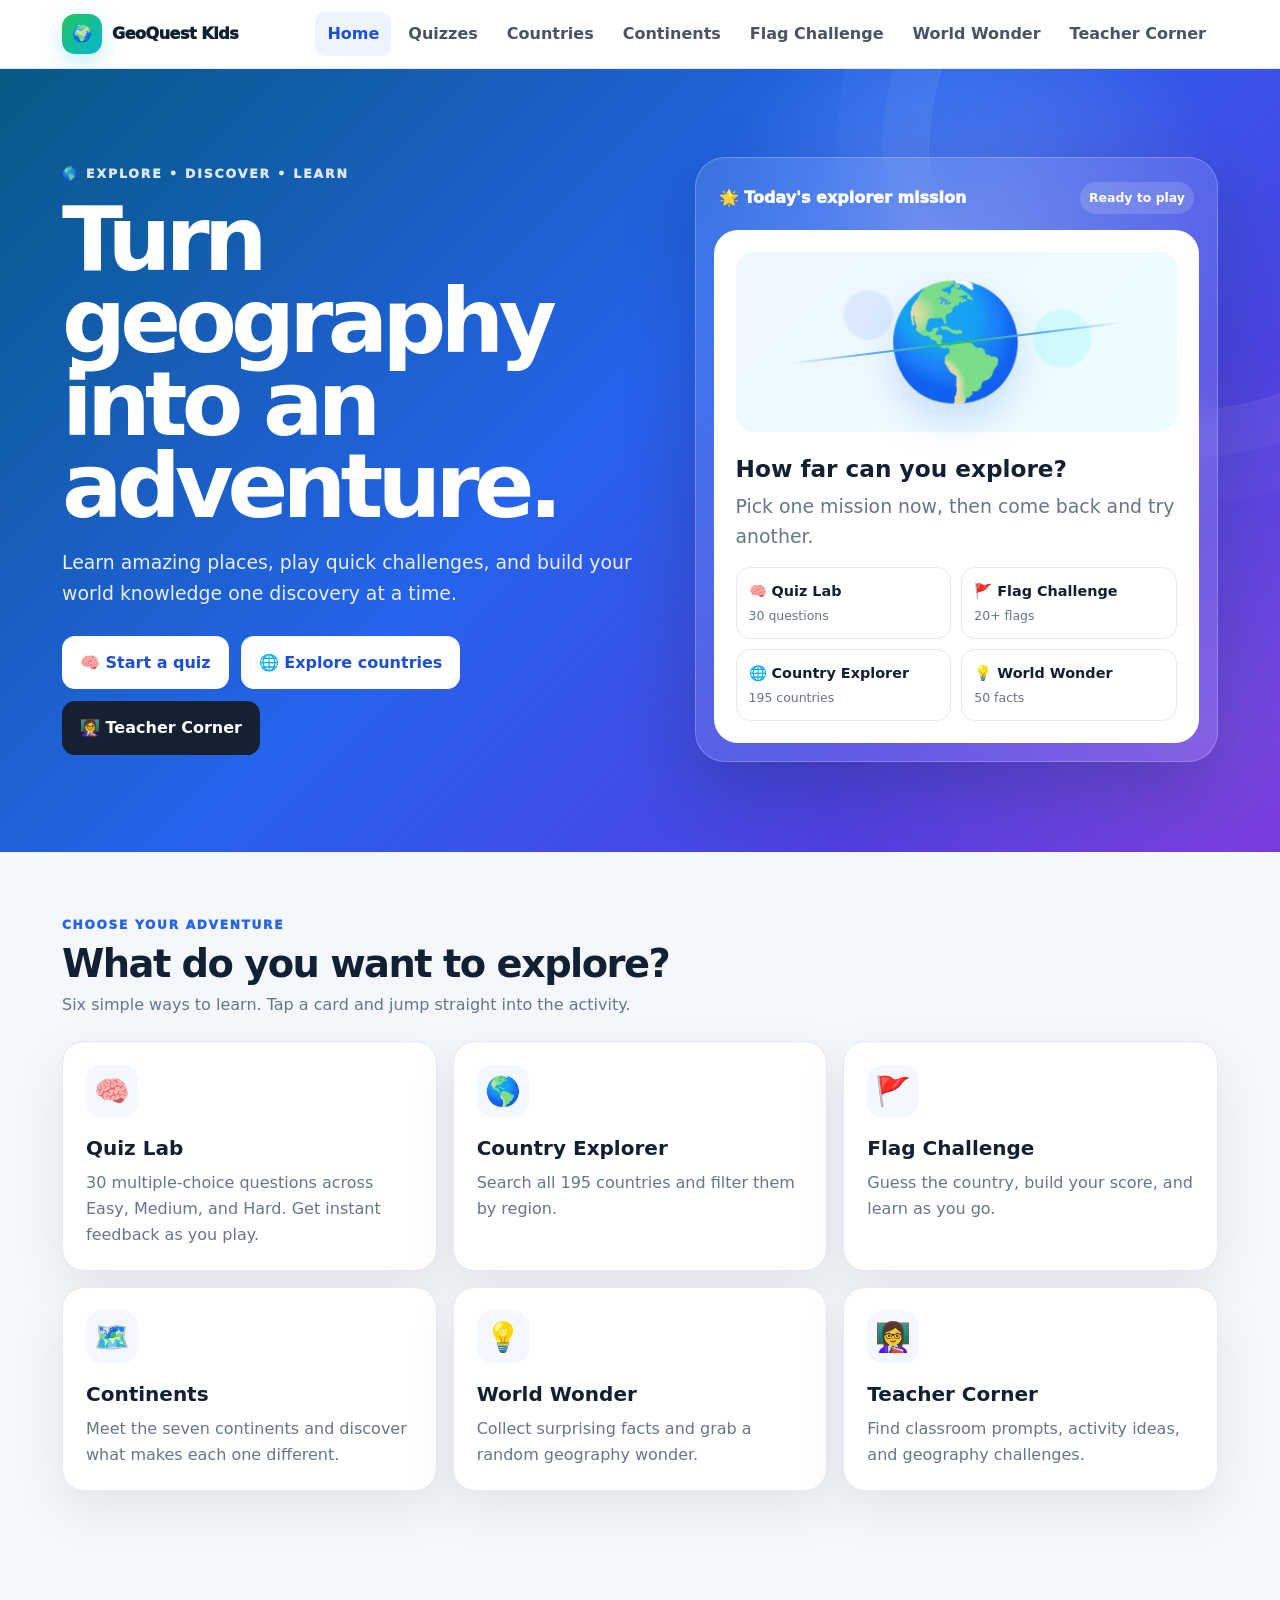
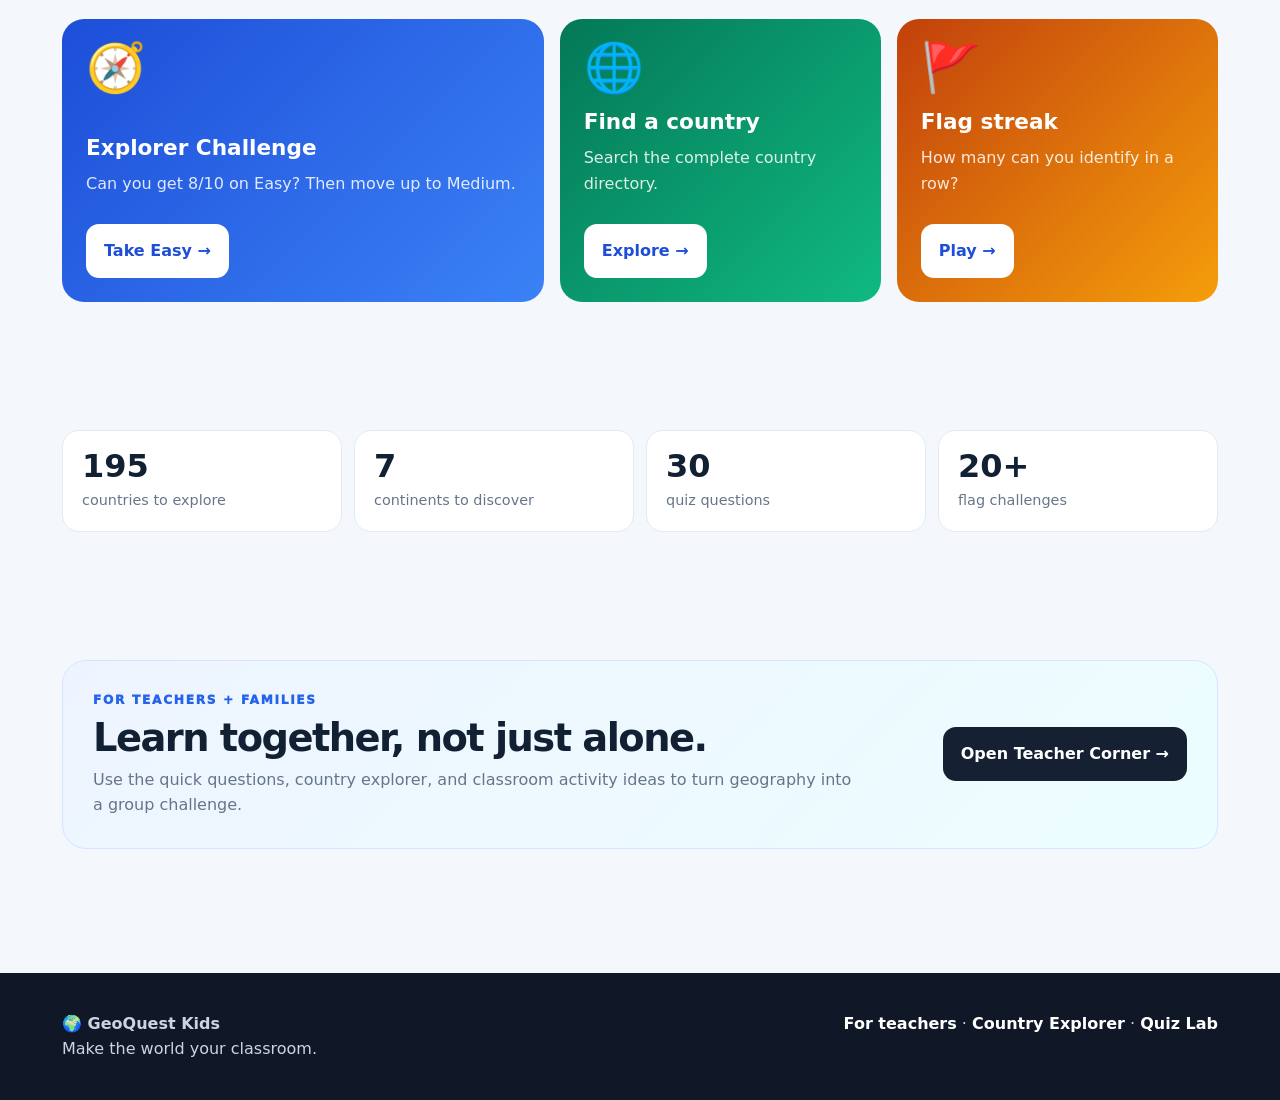
<file: index.html>
<!doctype html>
<html lang="en">
<head>
<meta charset="utf-8"><meta name="viewport" content="width=device-width,initial-scale=1">
<meta name="description" content="GeoQuest Kids is a fun geography learning site for young explorers and teachers.">
<title>GeoQuest Kids | Explore the World</title>
<link rel="stylesheet" href="styles.css">
</head>
<body>
<header class="site-nav">
  <div class="nav-inner">
    <a class="brand" href="index.html"><span class="brand-mark">🌍</span><span>GeoQuest Kids</span></a>
    <button class="menu-toggle" type="button" aria-label="Open menu">☰</button>
    <nav class="nav-links" aria-label="Main navigation">
      <a class="active" href="index.html">Home</a><a href="quiz.html">Quizzes</a><a href="countries.html">Countries</a><a href="continents.html">Continents</a><a href="flags.html">Flag Challenge</a><a href="facts.html">World Wonder</a><a href="teacher.html">Teacher Corner</a>
    </nav>
  </div>
</header>

<section class="hero">
  <div class="hero-inner">
    <div>
      <div class="kicker">🌎 EXPLORE • DISCOVER • LEARN</div>
      <h1>Turn geography into an adventure.</h1>
      <p>Learn amazing places, play quick challenges, and build your world knowledge one discovery at a time.</p>
      <div class="actions">
        <a class="btn btn-light" href="quiz.html">🧠 Start a quiz</a>
        <a class="btn btn-light" href="countries.html">🌐 Explore countries</a>
        <a class="btn btn-dark" href="teacher.html">👩‍🏫 Teacher Corner</a>
      </div>
    </div>
    <div class="hero-panel" aria-label="Today's explorer dashboard">
      <div class="hero-panel-top"><span class="hero-panel-title">🌟 Today's explorer mission</span><span class="mini-pill">Ready to play</span></div>
      <div class="world-card">
        <div class="world-sky"><div class="route"></div></div>
        <h3>How far can you explore?</h3>
        <p>Pick one mission now, then come back and try another.</p>
        <div class="mission-grid">
          <div class="mission"><strong>🧠 Quiz Lab</strong><span>30 questions</span></div>
          <div class="mission"><strong>🚩 Flag Challenge</strong><span>20+ flags</span></div>
          <div class="mission"><strong>🌐 Country Explorer</strong><span>195 countries</span></div>
          <div class="mission"><strong>💡 World Wonder</strong><span>50 facts</span></div>
        </div>
      </div>
    </div>
  </div>
</section>

<main class="container">
  <section class="section">
    <div class="section-head">
      <div><div class="eyebrow">CHOOSE YOUR ADVENTURE</div><h2>What do you want to explore?</h2><p class="section-lead">Six simple ways to learn. Tap a card and jump straight into the activity.</p></div>
    </div>
    <div class="grid">
      <a class="card card-link" href="quiz.html"><div class="card-icon">🧠</div><h3>Quiz Lab</h3><p>30 multiple-choice questions across Easy, Medium, and Hard. Get instant feedback as you play.</p></a>
      <a class="card card-link" href="countries.html"><div class="card-icon">🌎</div><h3>Country Explorer</h3><p>Search all 195 countries and filter them by region.</p></a>
      <a class="card card-link" href="flags.html"><div class="card-icon">🚩</div><h3>Flag Challenge</h3><p>Guess the country, build your score, and learn as you go.</p></a>
      <a class="card card-link" href="continents.html"><div class="card-icon">🗺️</div><h3>Continents</h3><p>Meet the seven continents and discover what makes each one different.</p></a>
      <a class="card card-link" href="facts.html"><div class="card-icon">💡</div><h3>World Wonder</h3><p>Collect surprising facts and grab a random geography wonder.</p></a>
      <a class="card card-link" href="teacher.html"><div class="card-icon">👩‍🏫</div><h3>Teacher Corner</h3><p>Find classroom prompts, activity ideas, and geography challenges.</p></a>
    </div>
  </section>

  <section class="section">
    <div class="mission-cards">
      <article class="mission-card blue"><div class="big">🧭</div><div><h3>Explorer Challenge</h3><p>Can you get 8/10 on Easy? Then move up to Medium.</p><div class="actions"><a class="btn btn-light" href="quiz.html#easy">Take Easy →</a></div></div></article>
      <article class="mission-card green"><div class="big">🌐</div><div><h3>Find a country</h3><p>Search the complete country directory.</p><div class="actions"><a class="btn btn-light" href="countries.html">Explore →</a></div></div></article>
      <article class="mission-card orange"><div class="big">🚩</div><div><h3>Flag streak</h3><p>How many can you identify in a row?</p><div class="actions"><a class="btn btn-light" href="flags.html">Play →</a></div></div></article>
    </div>
  </section>

  <section class="section">
    <div class="stat-row">
      <div class="stat"><strong>195</strong><span>countries to explore</span></div>
      <div class="stat"><strong>7</strong><span>continents to discover</span></div>
      <div class="stat"><strong>30</strong><span>quiz questions</span></div>
      <div class="stat"><strong>20+</strong><span>flag challenges</span></div>
    </div>
  </section>

  <section class="section">
    <div class="callout"><div class="callout-row"><div><div class="eyebrow">FOR TEACHERS + FAMILIES</div><h2>Learn together, not just alone.</h2><p class="section-lead">Use the quick questions, country explorer, and classroom activity ideas to turn geography into a group challenge.</p></div><a class="btn btn-dark" href="teacher.html">Open Teacher Corner →</a></div></div>
  </section>
</main>

<footer class="footer"><div class="footer-inner"><div><strong>🌍 GeoQuest Kids</strong><div>Make the world your classroom.</div></div><div><a href="teacher.html">For teachers</a> · <a href="countries.html">Country Explorer</a> · <a href="quiz.html">Quiz Lab</a></div></div></footer>
<script src="app.js"></script>
</body>
</html>
</file>
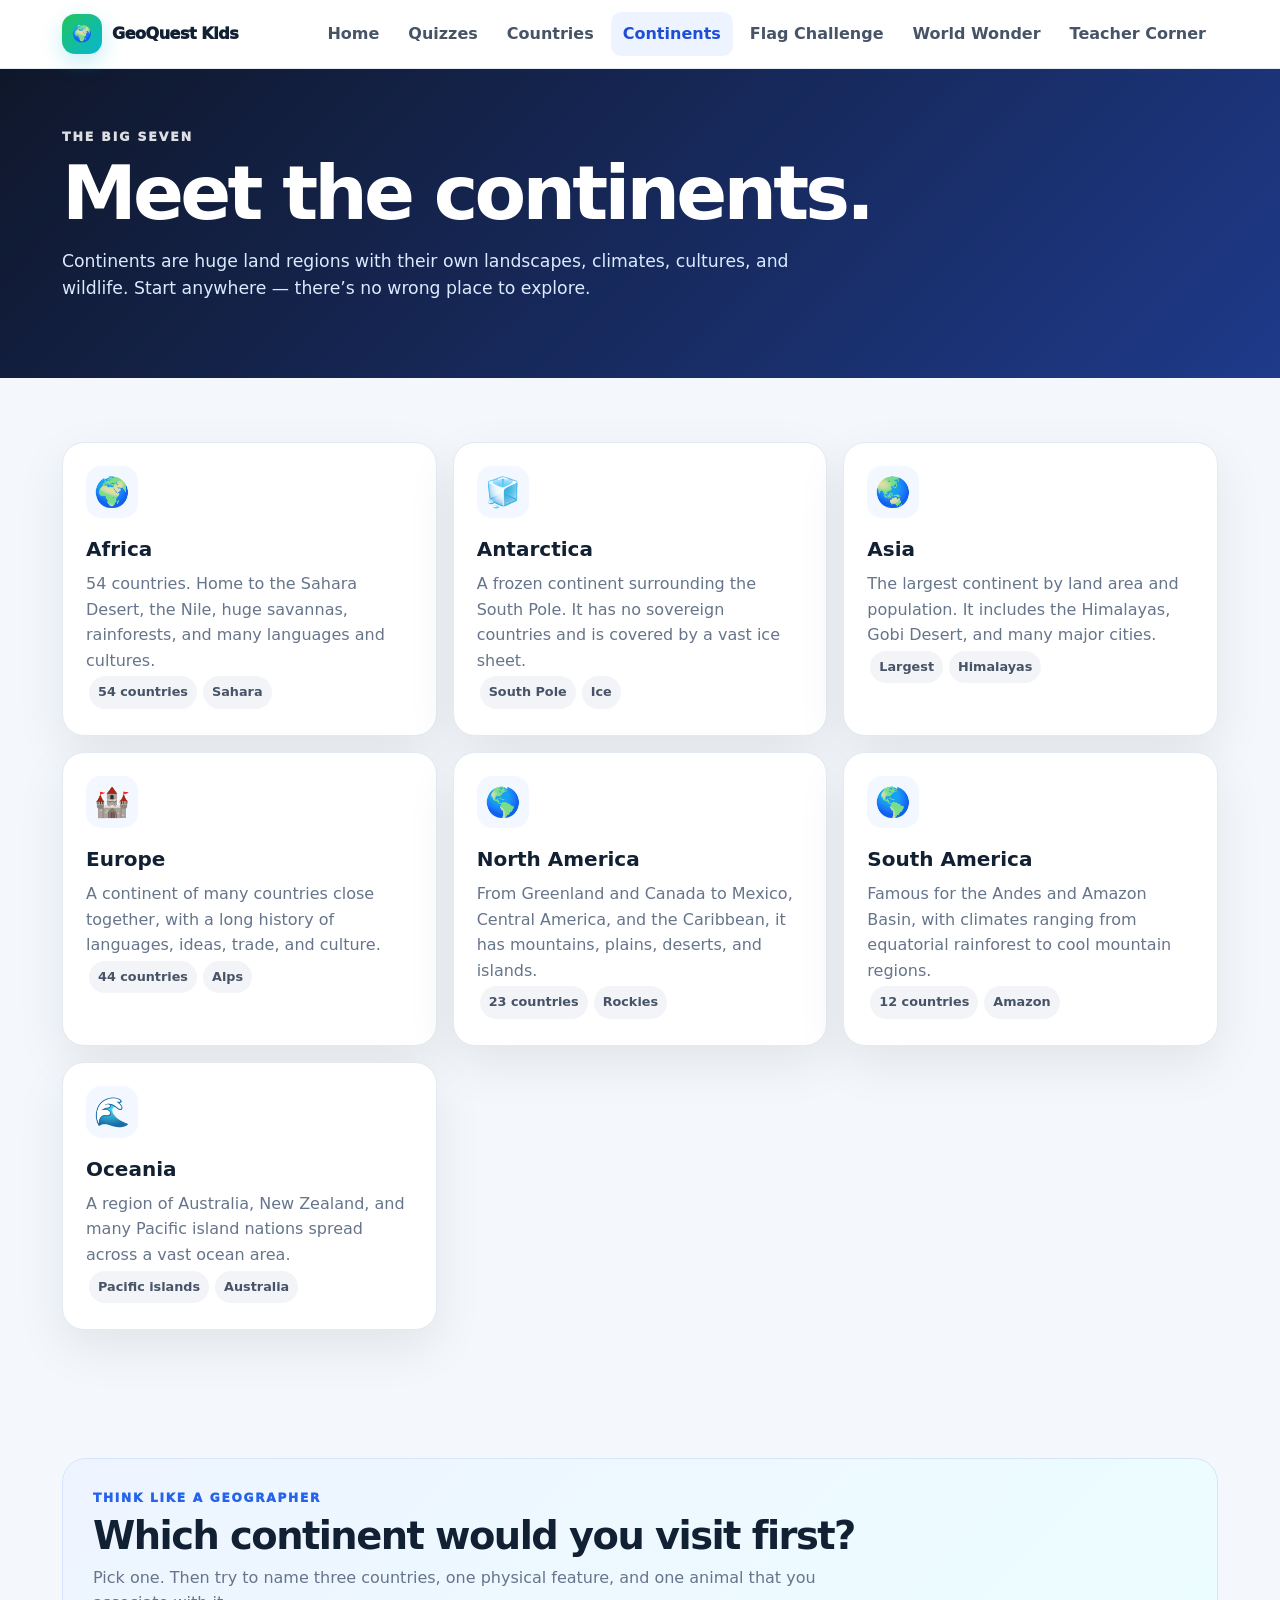
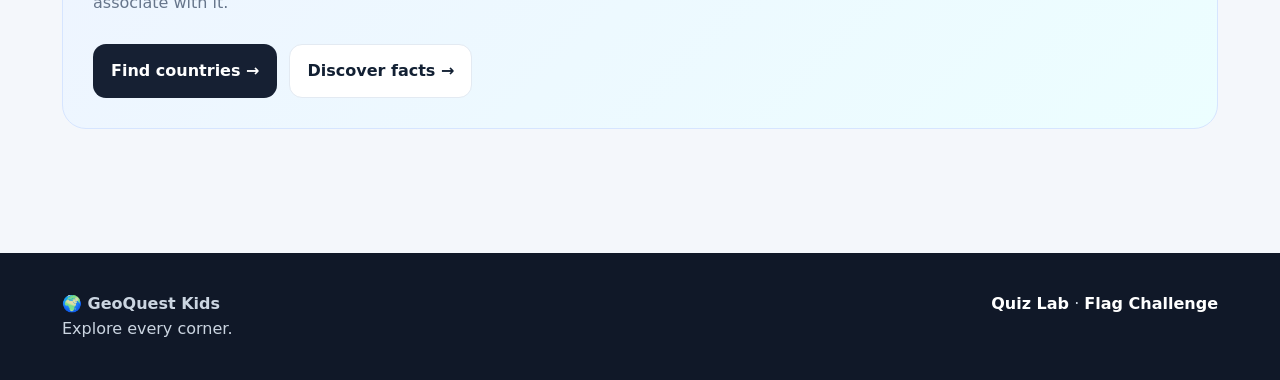
<file: continents.html>
<!doctype html>
<html lang="en"><head><meta charset="utf-8"><meta name="viewport" content="width=device-width,initial-scale=1"><title>Continents | GeoQuest Kids</title><link rel="stylesheet" href="styles.css"></head>
<body><header class="site-nav"><div class="nav-inner"><a class="brand" href="index.html"><span class="brand-mark">🌍</span><span>GeoQuest Kids</span></a><button class="menu-toggle" aria-label="Open menu">☰</button><nav class="nav-links"><a href="index.html">Home</a><a href="quiz.html">Quizzes</a><a href="countries.html">Countries</a><a class="active" href="continents.html">Continents</a><a href="flags.html">Flag Challenge</a><a href="facts.html">World Wonder</a><a href="teacher.html">Teacher Corner</a></nav></div></header>
<section class="page-hero"><div class="container"><div class="kicker">THE BIG SEVEN</div><h1>Meet the continents.</h1><p>Continents are huge land regions with their own landscapes, climates, cultures, and wildlife. Start anywhere — there’s no wrong place to explore.</p></div></section>
<main class="container"><section class="section"><div class="grid">
<article class="card"><div class="card-icon">🌍</div><h3>Africa</h3><p>54 countries. Home to the Sahara Desert, the Nile, huge savannas, rainforests, and many languages and cultures.</p><div class="tag">54 countries</div><div class="tag">Sahara</div></article>
<article class="card"><div class="card-icon">🧊</div><h3>Antarctica</h3><p>A frozen continent surrounding the South Pole. It has no sovereign countries and is covered by a vast ice sheet.</p><div class="tag">South Pole</div><div class="tag">Ice</div></article>
<article class="card"><div class="card-icon">🌏</div><h3>Asia</h3><p>The largest continent by land area and population. It includes the Himalayas, Gobi Desert, and many major cities.</p><div class="tag">Largest</div><div class="tag">Himalayas</div></article>
<article class="card"><div class="card-icon">🏰</div><h3>Europe</h3><p>A continent of many countries close together, with a long history of languages, ideas, trade, and culture.</p><div class="tag">44 countries</div><div class="tag">Alps</div></article>
<article class="card"><div class="card-icon">🌎</div><h3>North America</h3><p>From Greenland and Canada to Mexico, Central America, and the Caribbean, it has mountains, plains, deserts, and islands.</p><div class="tag">23 countries</div><div class="tag">Rockies</div></article>
<article class="card"><div class="card-icon">🌎</div><h3>South America</h3><p>Famous for the Andes and Amazon Basin, with climates ranging from equatorial rainforest to cool mountain regions.</p><div class="tag">12 countries</div><div class="tag">Amazon</div></article>
<article class="card"><div class="card-icon">🌊</div><h3>Oceania</h3><p>A region of Australia, New Zealand, and many Pacific island nations spread across a vast ocean area.</p><div class="tag">Pacific islands</div><div class="tag">Australia</div></article>
</div></section>
<section class="section"><div class="callout"><div class="eyebrow">THINK LIKE A GEOGRAPHER</div><h2>Which continent would you visit first?</h2><p class="section-lead">Pick one. Then try to name three countries, one physical feature, and one animal that you associate with it.</p><div class="actions"><a class="btn btn-dark" href="countries.html">Find countries →</a><a class="btn btn-outline" href="facts.html">Discover facts →</a></div></div></section></main>
<footer class="footer"><div class="footer-inner"><div><strong>🌍 GeoQuest Kids</strong><div>Explore every corner.</div></div><div><a href="quiz.html">Quiz Lab</a> · <a href="flags.html">Flag Challenge</a></div></div></footer><script src="app.js"></script></body></html>
</file>
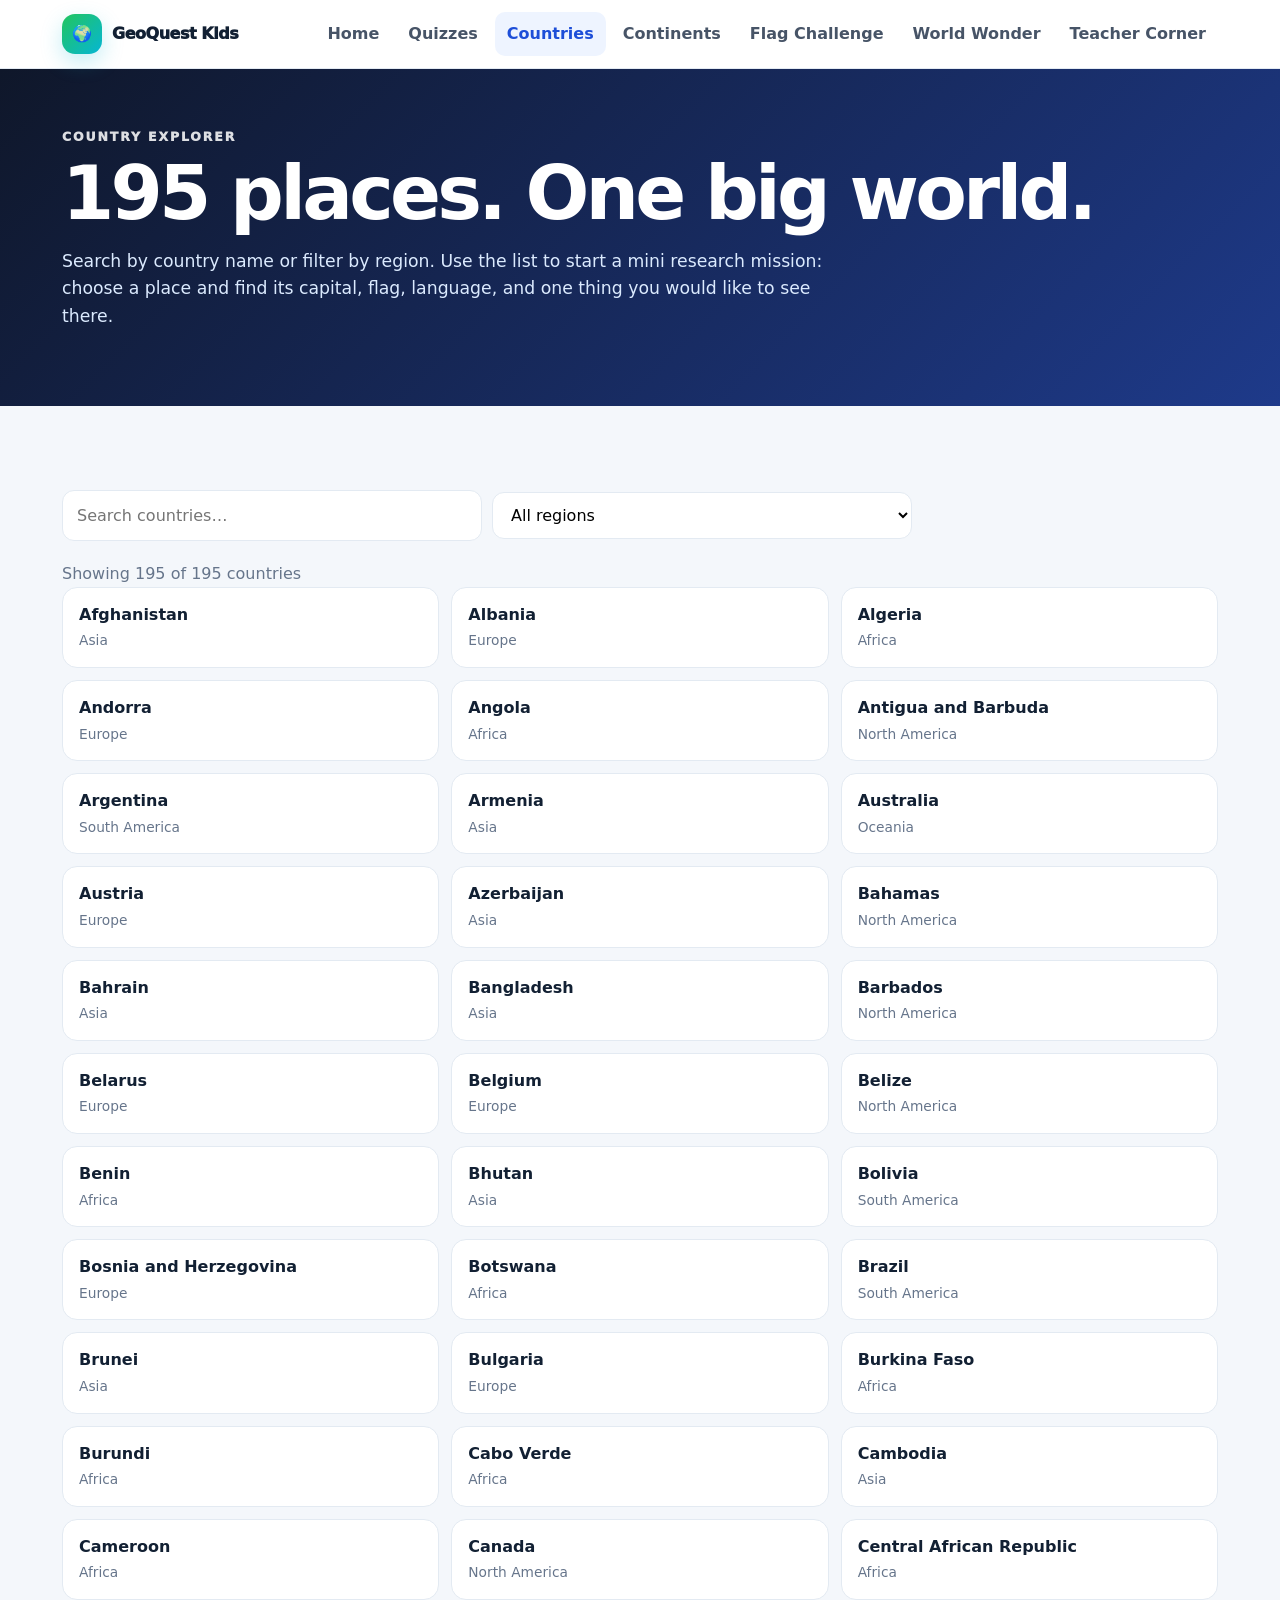
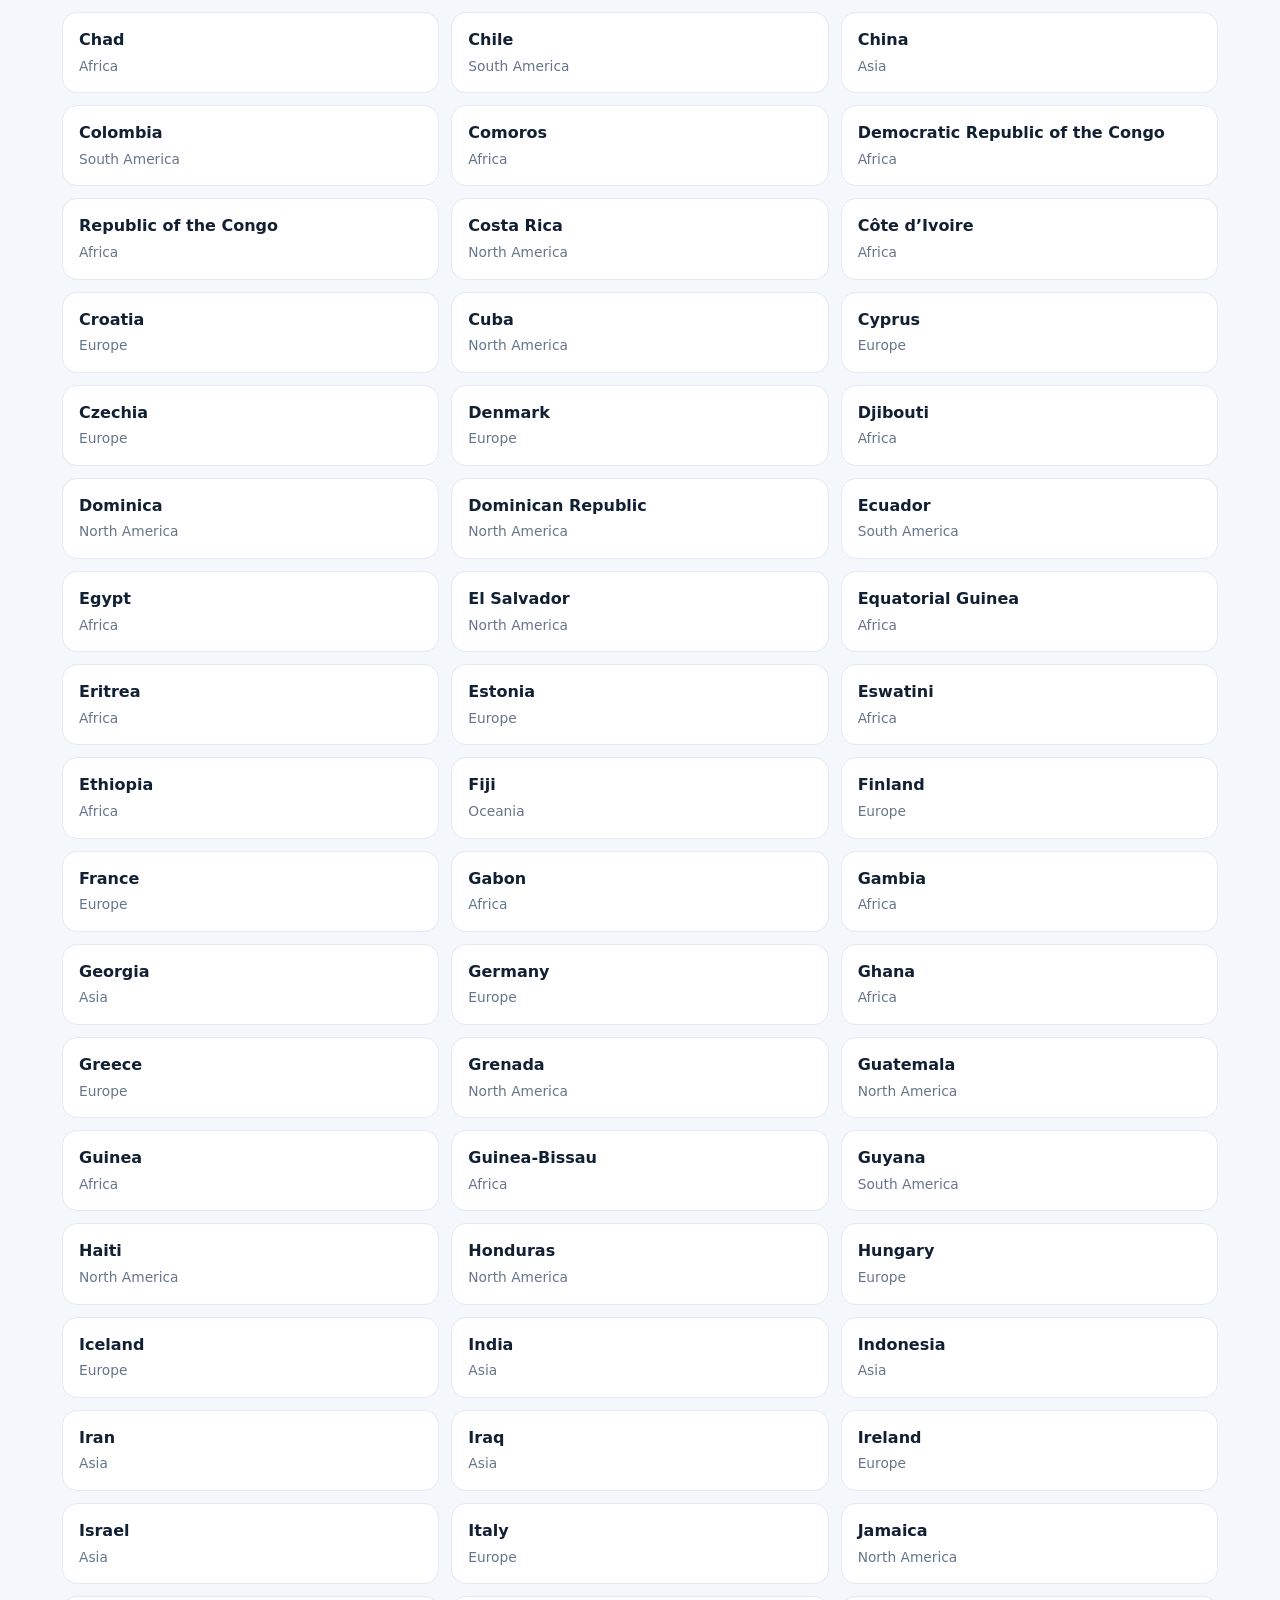
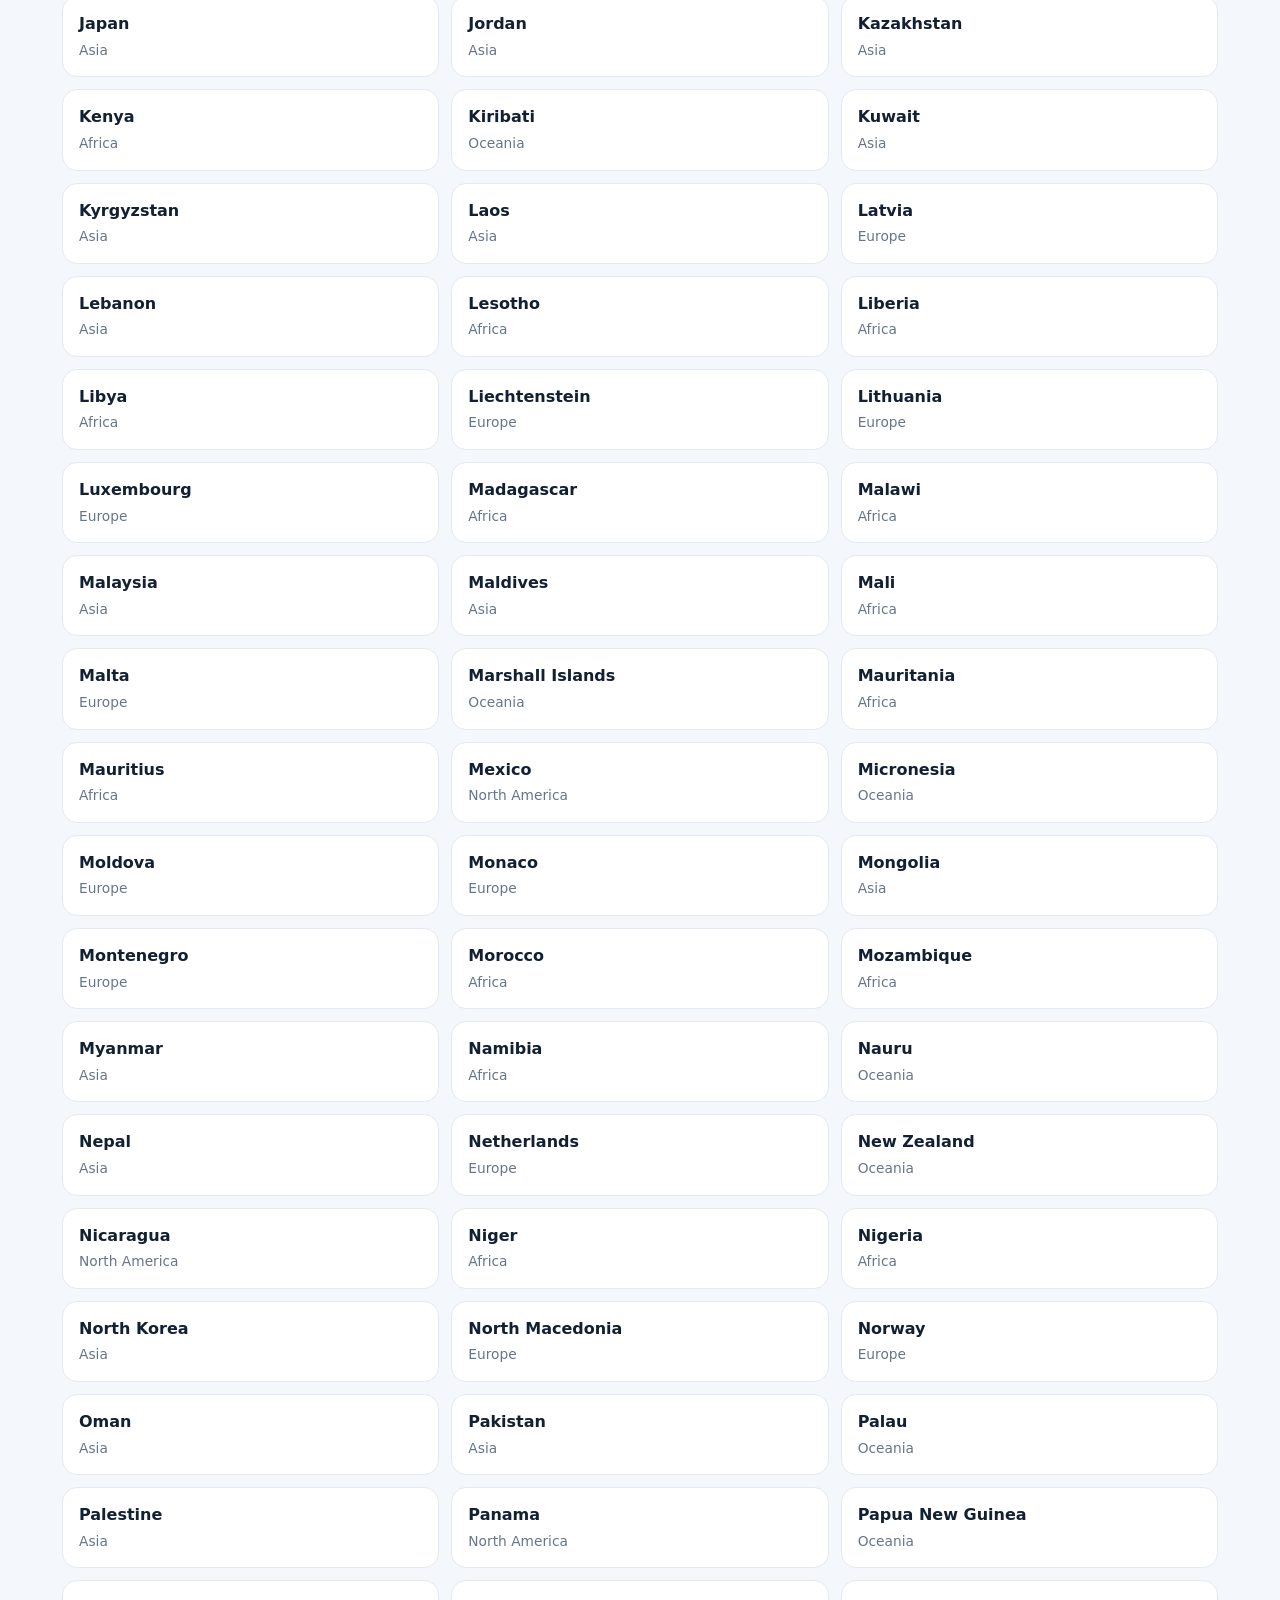
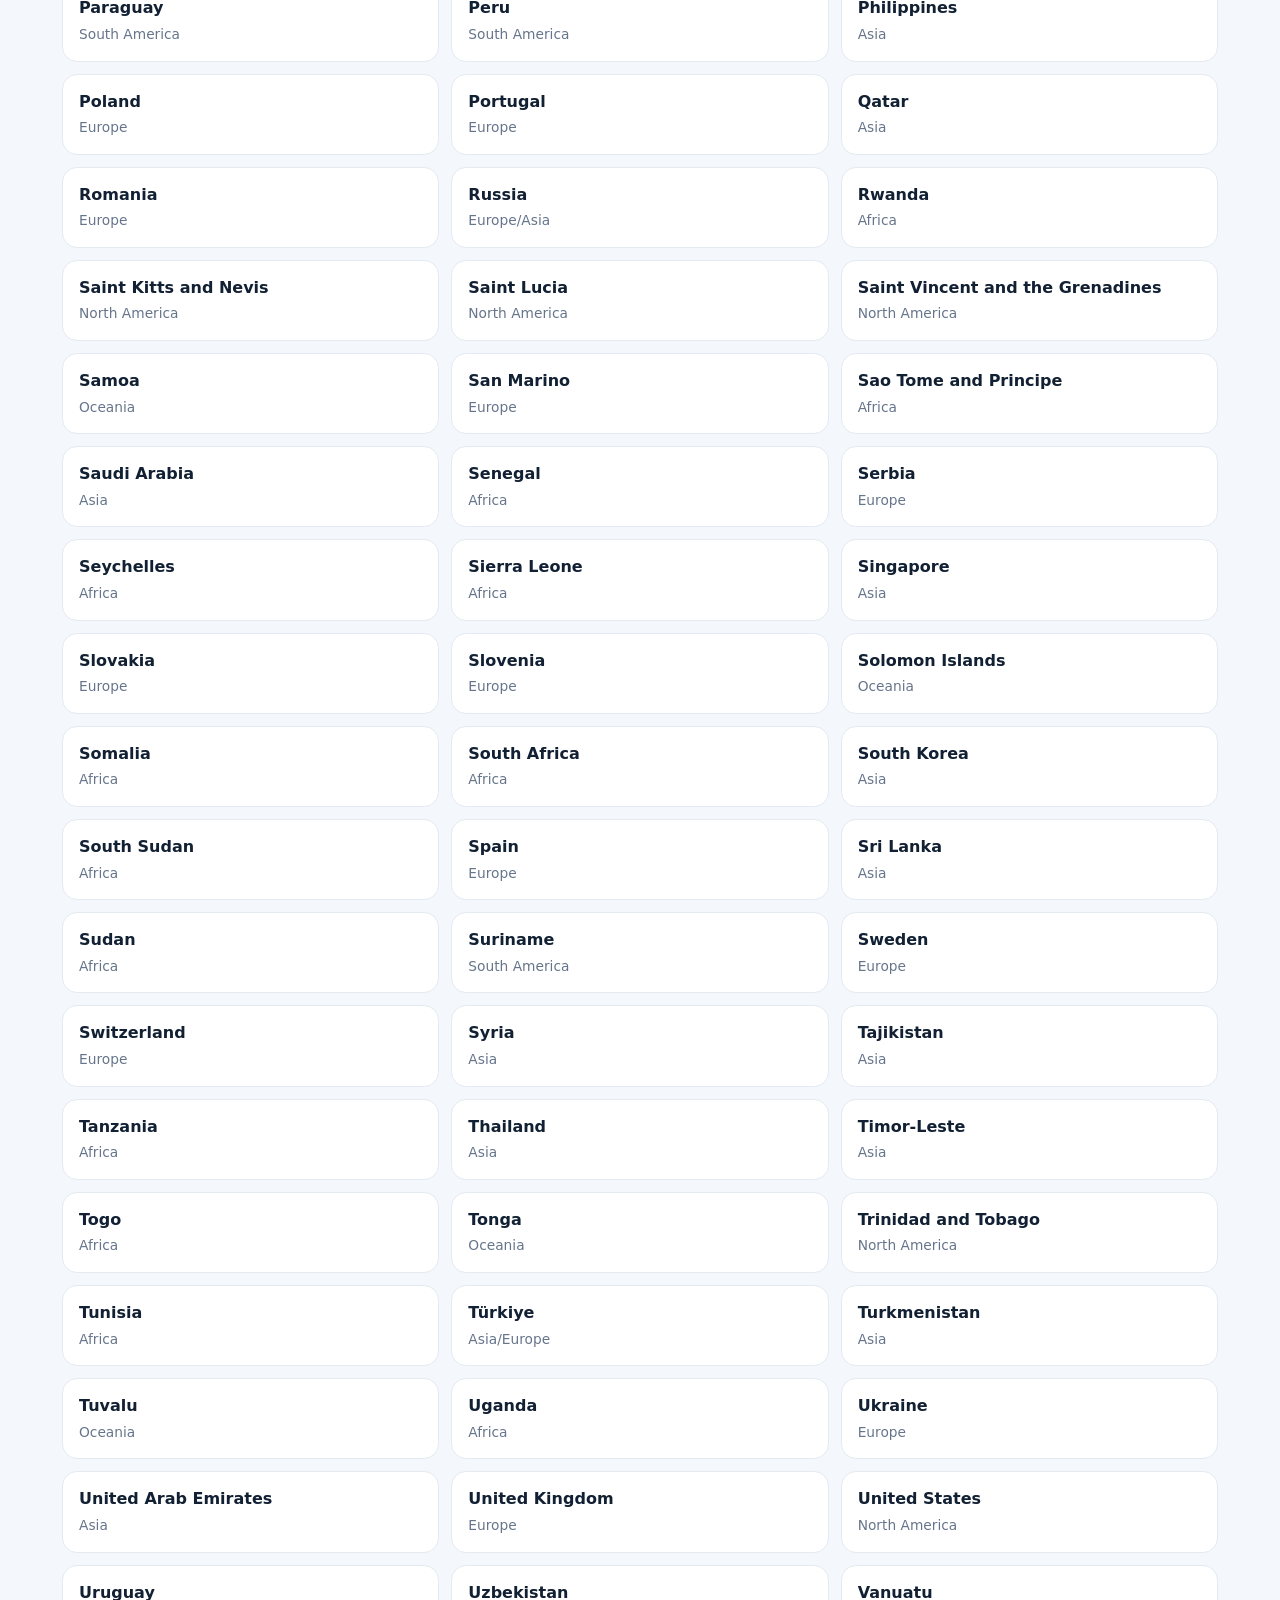
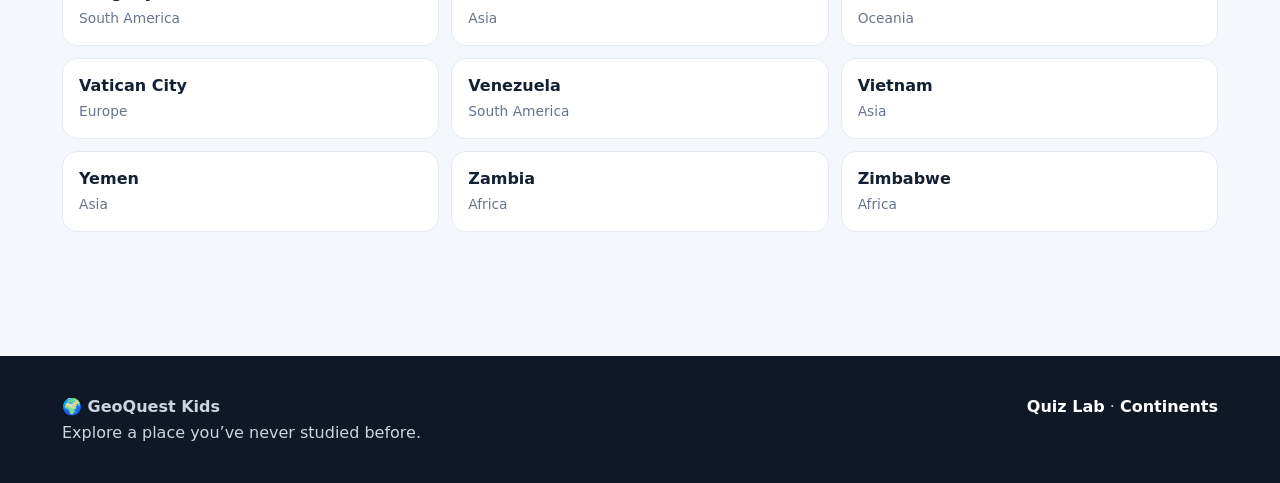
<file: countries.html>
<!doctype html>
<html lang="en"><head><meta charset="utf-8"><meta name="viewport" content="width=device-width,initial-scale=1"><title>Country Explorer | GeoQuest Kids</title><link rel="stylesheet" href="styles.css"></head>
<body><header class="site-nav"><div class="nav-inner"><a class="brand" href="index.html"><span class="brand-mark">🌍</span><span>GeoQuest Kids</span></a><button class="menu-toggle" aria-label="Open menu">☰</button><nav class="nav-links"><a href="index.html">Home</a><a href="quiz.html">Quizzes</a><a class="active" href="countries.html">Countries</a><a href="continents.html">Continents</a><a href="flags.html">Flag Challenge</a><a href="facts.html">World Wonder</a><a href="teacher.html">Teacher Corner</a></nav></div></header>
<section class="page-hero"><div class="container"><div class="kicker">COUNTRY EXPLORER</div><h1>195 places. One big world.</h1><p>Search by country name or filter by region. Use the list to start a mini research mission: choose a place and find its capital, flag, language, and one thing you would like to see there.</p></div></section>
<main class="container"><section class="section"><div class="toolbar"><input id="country-search" class="input" placeholder="Search countries…" aria-label="Search countries"><select id="country-region" class="select" aria-label="Filter by region"><option value="all">All regions</option><option>Africa</option><option>Asia</option><option>Europe</option><option>North America</option><option>South America</option><option>Oceania</option></select></div><p id="country-count" class="section-lead">Showing 195 of 195 countries</p>
<div class="country-grid">
<div class="country" data-region="Asia"><b>Afghanistan</b><span>Asia</span></div><div class="country" data-region="Europe"><b>Albania</b><span>Europe</span></div><div class="country" data-region="Africa"><b>Algeria</b><span>Africa</span></div><div class="country" data-region="Europe"><b>Andorra</b><span>Europe</span></div><div class="country" data-region="Africa"><b>Angola</b><span>Africa</span></div><div class="country" data-region="North America"><b>Antigua and Barbuda</b><span>North America</span></div><div class="country" data-region="South America"><b>Argentina</b><span>South America</span></div><div class="country" data-region="Asia"><b>Armenia</b><span>Asia</span></div><div class="country" data-region="Oceania"><b>Australia</b><span>Oceania</span></div><div class="country" data-region="Europe"><b>Austria</b><span>Europe</span></div><div class="country" data-region="Asia"><b>Azerbaijan</b><span>Asia</span></div><div class="country" data-region="North America"><b>Bahamas</b><span>North America</span></div><div class="country" data-region="Asia"><b>Bahrain</b><span>Asia</span></div><div class="country" data-region="Asia"><b>Bangladesh</b><span>Asia</span></div><div class="country" data-region="North America"><b>Barbados</b><span>North America</span></div><div class="country" data-region="Europe"><b>Belarus</b><span>Europe</span></div><div class="country" data-region="Europe"><b>Belgium</b><span>Europe</span></div><div class="country" data-region="North America"><b>Belize</b><span>North America</span></div><div class="country" data-region="Africa"><b>Benin</b><span>Africa</span></div><div class="country" data-region="Asia"><b>Bhutan</b><span>Asia</span></div><div class="country" data-region="South America"><b>Bolivia</b><span>South America</span></div><div class="country" data-region="Europe"><b>Bosnia and Herzegovina</b><span>Europe</span></div><div class="country" data-region="Africa"><b>Botswana</b><span>Africa</span></div><div class="country" data-region="South America"><b>Brazil</b><span>South America</span></div><div class="country" data-region="Asia"><b>Brunei</b><span>Asia</span></div><div class="country" data-region="Europe"><b>Bulgaria</b><span>Europe</span></div><div class="country" data-region="Africa"><b>Burkina Faso</b><span>Africa</span></div><div class="country" data-region="Africa"><b>Burundi</b><span>Africa</span></div><div class="country" data-region="Africa"><b>Cabo Verde</b><span>Africa</span></div><div class="country" data-region="Asia"><b>Cambodia</b><span>Asia</span></div><div class="country" data-region="Africa"><b>Cameroon</b><span>Africa</span></div><div class="country" data-region="North America"><b>Canada</b><span>North America</span></div><div class="country" data-region="Africa"><b>Central African Republic</b><span>Africa</span></div><div class="country" data-region="Africa"><b>Chad</b><span>Africa</span></div><div class="country" data-region="South America"><b>Chile</b><span>South America</span></div><div class="country" data-region="Asia"><b>China</b><span>Asia</span></div><div class="country" data-region="South America"><b>Colombia</b><span>South America</span></div><div class="country" data-region="Africa"><b>Comoros</b><span>Africa</span></div><div class="country" data-region="Africa"><b>Democratic Republic of the Congo</b><span>Africa</span></div><div class="country" data-region="Africa"><b>Republic of the Congo</b><span>Africa</span></div><div class="country" data-region="North America"><b>Costa Rica</b><span>North America</span></div><div class="country" data-region="Africa"><b>Côte d’Ivoire</b><span>Africa</span></div><div class="country" data-region="Europe"><b>Croatia</b><span>Europe</span></div><div class="country" data-region="North America"><b>Cuba</b><span>North America</span></div><div class="country" data-region="Europe"><b>Cyprus</b><span>Europe</span></div><div class="country" data-region="Europe"><b>Czechia</b><span>Europe</span></div><div class="country" data-region="Europe"><b>Denmark</b><span>Europe</span></div><div class="country" data-region="Africa"><b>Djibouti</b><span>Africa</span></div><div class="country" data-region="North America"><b>Dominica</b><span>North America</span></div><div class="country" data-region="North America"><b>Dominican Republic</b><span>North America</span></div><div class="country" data-region="South America"><b>Ecuador</b><span>South America</span></div><div class="country" data-region="Africa"><b>Egypt</b><span>Africa</span></div><div class="country" data-region="North America"><b>El Salvador</b><span>North America</span></div><div class="country" data-region="Africa"><b>Equatorial Guinea</b><span>Africa</span></div><div class="country" data-region="Africa"><b>Eritrea</b><span>Africa</span></div><div class="country" data-region="Europe"><b>Estonia</b><span>Europe</span></div><div class="country" data-region="Africa"><b>Eswatini</b><span>Africa</span></div><div class="country" data-region="Africa"><b>Ethiopia</b><span>Africa</span></div><div class="country" data-region="Oceania"><b>Fiji</b><span>Oceania</span></div><div class="country" data-region="Europe"><b>Finland</b><span>Europe</span></div><div class="country" data-region="Europe"><b>France</b><span>Europe</span></div><div class="country" data-region="Africa"><b>Gabon</b><span>Africa</span></div><div class="country" data-region="Africa"><b>Gambia</b><span>Africa</span></div><div class="country" data-region="Asia"><b>Georgia</b><span>Asia</span></div><div class="country" data-region="Europe"><b>Germany</b><span>Europe</span></div><div class="country" data-region="Africa"><b>Ghana</b><span>Africa</span></div><div class="country" data-region="Europe"><b>Greece</b><span>Europe</span></div><div class="country" data-region="North America"><b>Grenada</b><span>North America</span></div><div class="country" data-region="North America"><b>Guatemala</b><span>North America</span></div><div class="country" data-region="Africa"><b>Guinea</b><span>Africa</span></div><div class="country" data-region="Africa"><b>Guinea-Bissau</b><span>Africa</span></div><div class="country" data-region="South America"><b>Guyana</b><span>South America</span></div><div class="country" data-region="North America"><b>Haiti</b><span>North America</span></div><div class="country" data-region="North America"><b>Honduras</b><span>North America</span></div><div class="country" data-region="Europe"><b>Hungary</b><span>Europe</span></div><div class="country" data-region="Europe"><b>Iceland</b><span>Europe</span></div><div class="country" data-region="Asia"><b>India</b><span>Asia</span></div><div class="country" data-region="Asia"><b>Indonesia</b><span>Asia</span></div><div class="country" data-region="Asia"><b>Iran</b><span>Asia</span></div><div class="country" data-region="Asia"><b>Iraq</b><span>Asia</span></div><div class="country" data-region="Europe"><b>Ireland</b><span>Europe</span></div><div class="country" data-region="Asia"><b>Israel</b><span>Asia</span></div><div class="country" data-region="Europe"><b>Italy</b><span>Europe</span></div><div class="country" data-region="North America"><b>Jamaica</b><span>North America</span></div><div class="country" data-region="Asia"><b>Japan</b><span>Asia</span></div><div class="country" data-region="Asia"><b>Jordan</b><span>Asia</span></div><div class="country" data-region="Asia"><b>Kazakhstan</b><span>Asia</span></div><div class="country" data-region="Africa"><b>Kenya</b><span>Africa</span></div><div class="country" data-region="Oceania"><b>Kiribati</b><span>Oceania</span></div><div class="country" data-region="Asia"><b>Kuwait</b><span>Asia</span></div><div class="country" data-region="Asia"><b>Kyrgyzstan</b><span>Asia</span></div><div class="country" data-region="Asia"><b>Laos</b><span>Asia</span></div><div class="country" data-region="Europe"><b>Latvia</b><span>Europe</span></div><div class="country" data-region="Asia"><b>Lebanon</b><span>Asia</span></div><div class="country" data-region="Africa"><b>Lesotho</b><span>Africa</span></div><div class="country" data-region="Africa"><b>Liberia</b><span>Africa</span></div><div class="country" data-region="Africa"><b>Libya</b><span>Africa</span></div><div class="country" data-region="Europe"><b>Liechtenstein</b><span>Europe</span></div><div class="country" data-region="Europe"><b>Lithuania</b><span>Europe</span></div><div class="country" data-region="Europe"><b>Luxembourg</b><span>Europe</span></div><div class="country" data-region="Africa"><b>Madagascar</b><span>Africa</span></div><div class="country" data-region="Africa"><b>Malawi</b><span>Africa</span></div><div class="country" data-region="Asia"><b>Malaysia</b><span>Asia</span></div><div class="country" data-region="Asia"><b>Maldives</b><span>Asia</span></div><div class="country" data-region="Africa"><b>Mali</b><span>Africa</span></div><div class="country" data-region="Europe"><b>Malta</b><span>Europe</span></div><div class="country" data-region="Oceania"><b>Marshall Islands</b><span>Oceania</span></div><div class="country" data-region="Africa"><b>Mauritania</b><span>Africa</span></div><div class="country" data-region="Africa"><b>Mauritius</b><span>Africa</span></div><div class="country" data-region="North America"><b>Mexico</b><span>North America</span></div><div class="country" data-region="Oceania"><b>Micronesia</b><span>Oceania</span></div><div class="country" data-region="Europe"><b>Moldova</b><span>Europe</span></div><div class="country" data-region="Europe"><b>Monaco</b><span>Europe</span></div><div class="country" data-region="Asia"><b>Mongolia</b><span>Asia</span></div><div class="country" data-region="Europe"><b>Montenegro</b><span>Europe</span></div><div class="country" data-region="Africa"><b>Morocco</b><span>Africa</span></div><div class="country" data-region="Africa"><b>Mozambique</b><span>Africa</span></div><div class="country" data-region="Asia"><b>Myanmar</b><span>Asia</span></div><div class="country" data-region="Africa"><b>Namibia</b><span>Africa</span></div><div class="country" data-region="Oceania"><b>Nauru</b><span>Oceania</span></div><div class="country" data-region="Asia"><b>Nepal</b><span>Asia</span></div><div class="country" data-region="Europe"><b>Netherlands</b><span>Europe</span></div><div class="country" data-region="Oceania"><b>New Zealand</b><span>Oceania</span></div><div class="country" data-region="North America"><b>Nicaragua</b><span>North America</span></div><div class="country" data-region="Africa"><b>Niger</b><span>Africa</span></div><div class="country" data-region="Africa"><b>Nigeria</b><span>Africa</span></div><div class="country" data-region="Asia"><b>North Korea</b><span>Asia</span></div><div class="country" data-region="Europe"><b>North Macedonia</b><span>Europe</span></div><div class="country" data-region="Europe"><b>Norway</b><span>Europe</span></div><div class="country" data-region="Asia"><b>Oman</b><span>Asia</span></div><div class="country" data-region="Asia"><b>Pakistan</b><span>Asia</span></div><div class="country" data-region="Oceania"><b>Palau</b><span>Oceania</span></div><div class="country" data-region="Asia"><b>Palestine</b><span>Asia</span></div><div class="country" data-region="North America"><b>Panama</b><span>North America</span></div><div class="country" data-region="Oceania"><b>Papua New Guinea</b><span>Oceania</span></div><div class="country" data-region="South America"><b>Paraguay</b><span>South America</span></div><div class="country" data-region="South America"><b>Peru</b><span>South America</span></div><div class="country" data-region="Asia"><b>Philippines</b><span>Asia</span></div><div class="country" data-region="Europe"><b>Poland</b><span>Europe</span></div><div class="country" data-region="Europe"><b>Portugal</b><span>Europe</span></div><div class="country" data-region="Asia"><b>Qatar</b><span>Asia</span></div><div class="country" data-region="Europe"><b>Romania</b><span>Europe</span></div><div class="country" data-region="Europe"><b>Russia</b><span>Europe/Asia</span></div><div class="country" data-region="Africa"><b>Rwanda</b><span>Africa</span></div><div class="country" data-region="North America"><b>Saint Kitts and Nevis</b><span>North America</span></div><div class="country" data-region="North America"><b>Saint Lucia</b><span>North America</span></div><div class="country" data-region="North America"><b>Saint Vincent and the Grenadines</b><span>North America</span></div><div class="country" data-region="Oceania"><b>Samoa</b><span>Oceania</span></div><div class="country" data-region="Europe"><b>San Marino</b><span>Europe</span></div><div class="country" data-region="Africa"><b>Sao Tome and Principe</b><span>Africa</span></div><div class="country" data-region="Asia"><b>Saudi Arabia</b><span>Asia</span></div><div class="country" data-region="Africa"><b>Senegal</b><span>Africa</span></div><div class="country" data-region="Europe"><b>Serbia</b><span>Europe</span></div><div class="country" data-region="Africa"><b>Seychelles</b><span>Africa</span></div><div class="country" data-region="Africa"><b>Sierra Leone</b><span>Africa</span></div><div class="country" data-region="Asia"><b>Singapore</b><span>Asia</span></div><div class="country" data-region="Europe"><b>Slovakia</b><span>Europe</span></div><div class="country" data-region="Europe"><b>Slovenia</b><span>Europe</span></div><div class="country" data-region="Oceania"><b>Solomon Islands</b><span>Oceania</span></div><div class="country" data-region="Africa"><b>Somalia</b><span>Africa</span></div><div class="country" data-region="Africa"><b>South Africa</b><span>Africa</span></div><div class="country" data-region="Asia"><b>South Korea</b><span>Asia</span></div><div class="country" data-region="Africa"><b>South Sudan</b><span>Africa</span></div><div class="country" data-region="Europe"><b>Spain</b><span>Europe</span></div><div class="country" data-region="Asia"><b>Sri Lanka</b><span>Asia</span></div><div class="country" data-region="Africa"><b>Sudan</b><span>Africa</span></div><div class="country" data-region="South America"><b>Suriname</b><span>South America</span></div><div class="country" data-region="Europe"><b>Sweden</b><span>Europe</span></div><div class="country" data-region="Europe"><b>Switzerland</b><span>Europe</span></div><div class="country" data-region="Asia"><b>Syria</b><span>Asia</span></div><div class="country" data-region="Asia"><b>Tajikistan</b><span>Asia</span></div><div class="country" data-region="Africa"><b>Tanzania</b><span>Africa</span></div><div class="country" data-region="Asia"><b>Thailand</b><span>Asia</span></div><div class="country" data-region="Asia"><b>Timor-Leste</b><span>Asia</span></div><div class="country" data-region="Africa"><b>Togo</b><span>Africa</span></div><div class="country" data-region="Oceania"><b>Tonga</b><span>Oceania</span></div><div class="country" data-region="North America"><b>Trinidad and Tobago</b><span>North America</span></div><div class="country" data-region="Africa"><b>Tunisia</b><span>Africa</span></div><div class="country" data-region="Asia"><b>Türkiye</b><span>Asia/Europe</span></div><div class="country" data-region="Asia"><b>Turkmenistan</b><span>Asia</span></div><div class="country" data-region="Oceania"><b>Tuvalu</b><span>Oceania</span></div><div class="country" data-region="Africa"><b>Uganda</b><span>Africa</span></div><div class="country" data-region="Europe"><b>Ukraine</b><span>Europe</span></div><div class="country" data-region="Asia"><b>United Arab Emirates</b><span>Asia</span></div><div class="country" data-region="Europe"><b>United Kingdom</b><span>Europe</span></div><div class="country" data-region="North America"><b>United States</b><span>North America</span></div><div class="country" data-region="South America"><b>Uruguay</b><span>South America</span></div><div class="country" data-region="Asia"><b>Uzbekistan</b><span>Asia</span></div><div class="country" data-region="Oceania"><b>Vanuatu</b><span>Oceania</span></div><div class="country" data-region="Europe"><b>Vatican City</b><span>Europe</span></div><div class="country" data-region="South America"><b>Venezuela</b><span>South America</span></div><div class="country" data-region="Asia"><b>Vietnam</b><span>Asia</span></div><div class="country" data-region="Asia"><b>Yemen</b><span>Asia</span></div><div class="country" data-region="Africa"><b>Zambia</b><span>Africa</span></div><div class="country" data-region="Africa"><b>Zimbabwe</b><span>Africa</span></div>
</div></section></main><footer class="footer"><div class="footer-inner"><div><strong>🌍 GeoQuest Kids</strong><div>Explore a place you’ve never studied before.</div></div><div><a href="quiz.html">Quiz Lab</a> · <a href="continents.html">Continents</a></div></div></footer><script src="app.js"></script></body></html>
</file>
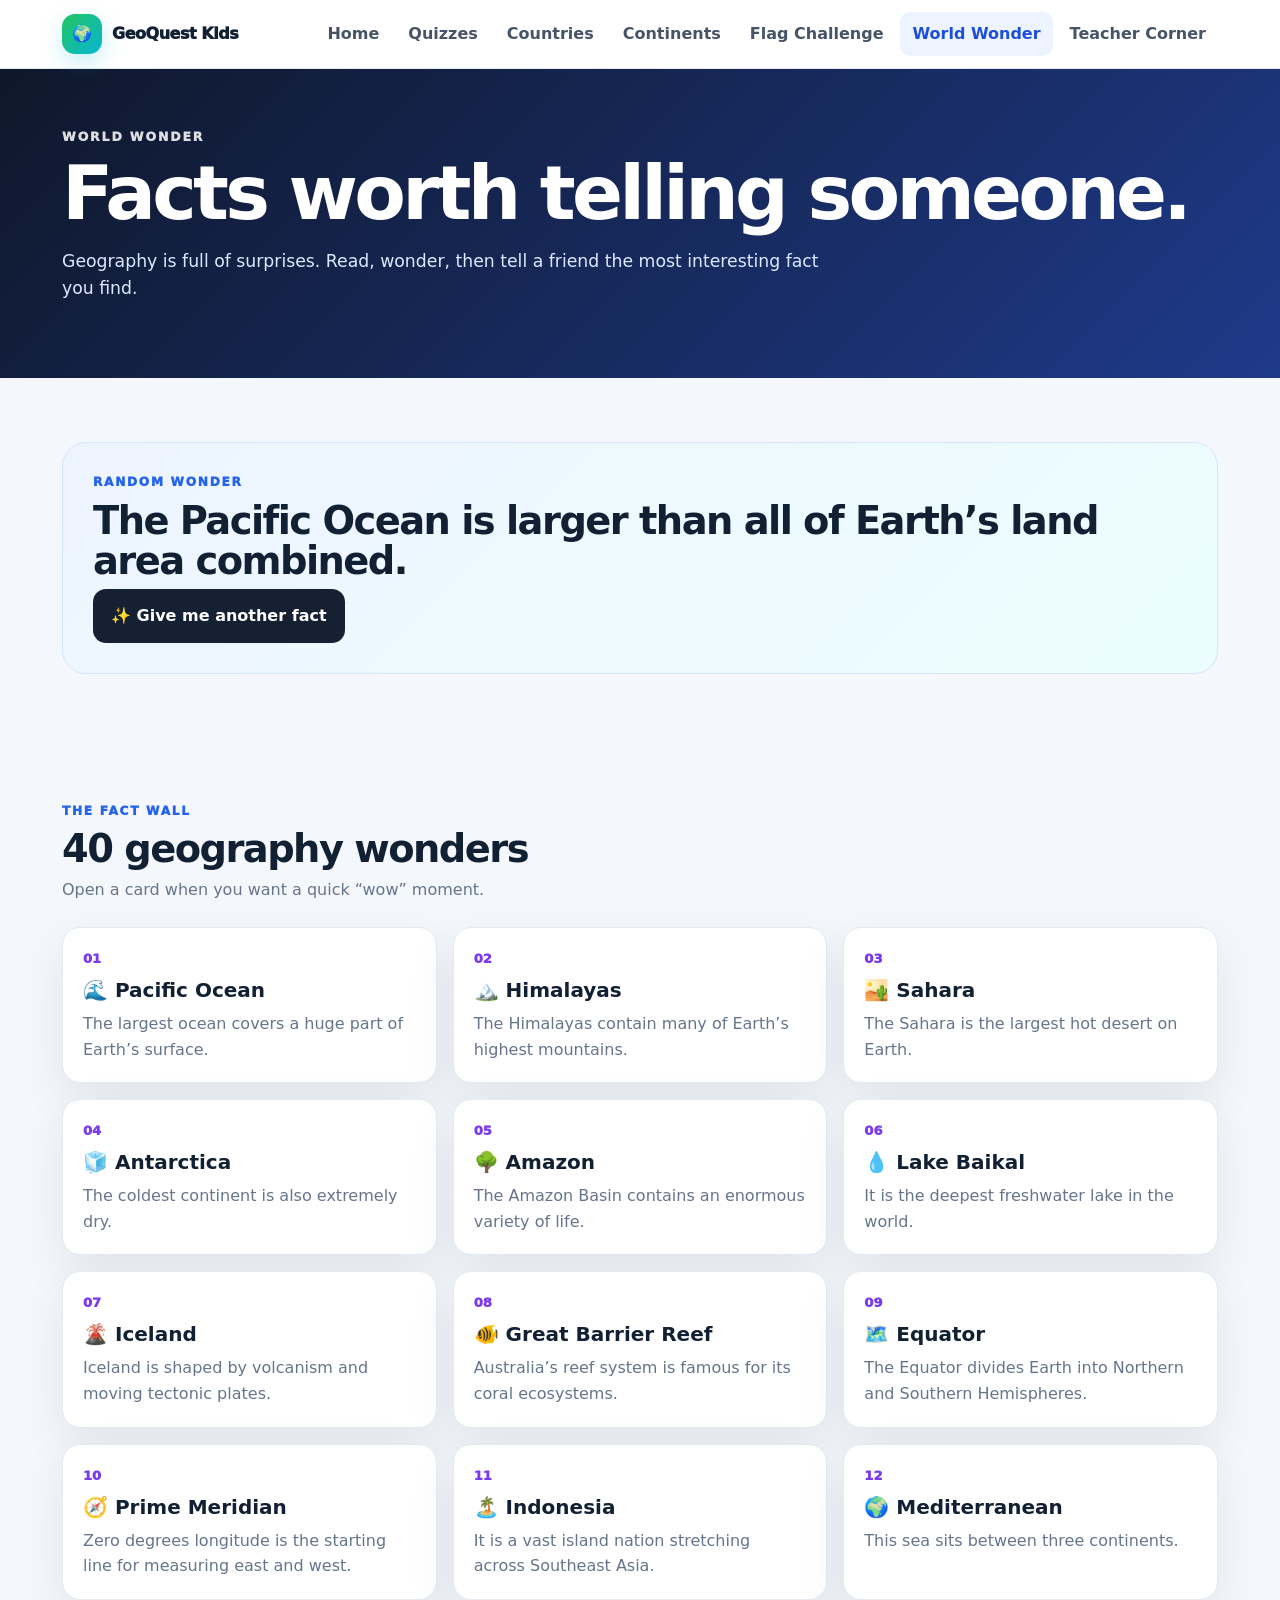
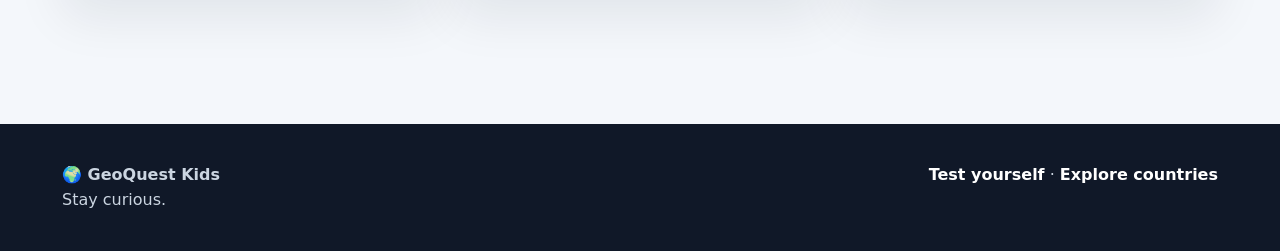
<file: facts.html>
<!doctype html>
<html lang="en"><head><meta charset="utf-8"><meta name="viewport" content="width=device-width,initial-scale=1"><title>World Wonder | GeoQuest Kids</title><link rel="stylesheet" href="styles.css"></head>
<body><header class="site-nav"><div class="nav-inner"><a class="brand" href="index.html"><span class="brand-mark">🌍</span><span>GeoQuest Kids</span></a><button class="menu-toggle" aria-label="Open menu">☰</button><nav class="nav-links"><a href="index.html">Home</a><a href="quiz.html">Quizzes</a><a href="countries.html">Countries</a><a href="continents.html">Continents</a><a href="flags.html">Flag Challenge</a><a class="active" href="facts.html">World Wonder</a><a href="teacher.html">Teacher Corner</a></nav></div></header>
<section class="page-hero"><div class="container"><div class="kicker">WORLD WONDER</div><h1>Facts worth telling someone.</h1><p>Geography is full of surprises. Read, wonder, then tell a friend the most interesting fact you find.</p></div></section>
<main class="container"><section class="section"><div class="callout"><div class="eyebrow">RANDOM WONDER</div><h2 id="fact-text">The Pacific Ocean is larger than all of Earth’s land area combined.</h2><button id="random-fact" class="btn btn-dark" data-facts='["The Pacific Ocean is larger than all of Earth’s land area combined.","Russia spans Europe and Asia and covers more land than any other country.","Antarctica is the coldest continent on Earth.","The Nile is one of the world’s longest rivers and flows north through northeastern Africa.","The Sahara is the largest hot desert in the world.","Mount Everest is the highest mountain above sea level.","Lake Baikal is the world’s deepest lake and holds a huge share of Earth’s unfrozen surface fresh water.","The Amazon rainforest covers a vast area of South America and is home to extraordinary biodiversity.","Greenland is the world’s largest island when Australia is counted as a continent.","The Equator passes through countries on three continents: South America, Africa, and Asia.","The Prime Meridian passes through Greenwich in London.","Japan is an island country made up of thousands of islands.","Indonesia is the world’s largest archipelago by number of islands commonly associated with the country.","The Andes form a long mountain chain along the western side of South America.","The Gobi is a large cold desert in Mongolia and northern China.","The Dead Sea is a hypersaline lake where it is unusually easy for people to float.","Iceland sits on a boundary where the North American and Eurasian tectonic plates are moving apart.","The Great Barrier Reef lies off the coast of Australia and is the world’s largest coral reef system.","The Mediterranean Sea lies between Europe, Africa, and Asia.","The Panama Canal links the Atlantic and Pacific sides of the Americas.","The Atacama Desert is one of the driest non-polar places on Earth.","Canada has the longest coastline of any country.","The Arctic is an ocean surrounded by land, while Antarctica is a continent surrounded by ocean.","Victoria Falls is on the Zambezi River between Zambia and Zimbabwe.","The Alps stretch across several European countries.","The Serengeti is famous for one of the world’s great wildlife migrations.","The Amazon River carries more water than any other river in the world.","The Himalayas include the world’s highest peaks.","The Great Rift Valley is a huge geographic feature in eastern Africa.","The Galápagos Islands helped inspire Charles Darwin’s thinking about evolution.","New Zealand lies in the southwestern Pacific Ocean and includes two main islands plus many smaller ones.","The Strait of Gibraltar connects the Atlantic Ocean with the Mediterranean Sea.","The Southern Ocean surrounds Antarctica.","Deserts can be hot or cold; not every desert is covered in sand.","A map scale helps you understand real-world distance.","Latitude measures position north or south of the Equator.","Longitude measures position east or west of the Prime Meridian.","A delta forms where a river drops sediment near its mouth.","Erosion moves weathered material from one place to another.","A peninsula is land surrounded by water on three sides."]'>✨ Give me another fact</button></div></section>
<section class="section"><div class="section-head"><div><div class="eyebrow">THE FACT WALL</div><h2>40 geography wonders</h2><p class="section-lead">Open a card when you want a quick “wow” moment.</p></div></div><div class="grid">
<article class="fact-card card"><div class="fact-number">01</div><h3>🌊 Pacific Ocean</h3><p>The largest ocean covers a huge part of Earth’s surface.</p></article><article class="fact-card card"><div class="fact-number">02</div><h3>🏔️ Himalayas</h3><p>The Himalayas contain many of Earth’s highest mountains.</p></article><article class="fact-card card"><div class="fact-number">03</div><h3>🏜️ Sahara</h3><p>The Sahara is the largest hot desert on Earth.</p></article><article class="fact-card card"><div class="fact-number">04</div><h3>🧊 Antarctica</h3><p>The coldest continent is also extremely dry.</p></article><article class="fact-card card"><div class="fact-number">05</div><h3>🌳 Amazon</h3><p>The Amazon Basin contains an enormous variety of life.</p></article><article class="fact-card card"><div class="fact-number">06</div><h3>💧 Lake Baikal</h3><p>It is the deepest freshwater lake in the world.</p></article><article class="fact-card card"><div class="fact-number">07</div><h3>🌋 Iceland</h3><p>Iceland is shaped by volcanism and moving tectonic plates.</p></article><article class="fact-card card"><div class="fact-number">08</div><h3>🐠 Great Barrier Reef</h3><p>Australia’s reef system is famous for its coral ecosystems.</p></article><article class="fact-card card"><div class="fact-number">09</div><h3>🗺️ Equator</h3><p>The Equator divides Earth into Northern and Southern Hemispheres.</p></article><article class="fact-card card"><div class="fact-number">10</div><h3>🧭 Prime Meridian</h3><p>Zero degrees longitude is the starting line for measuring east and west.</p></article><article class="fact-card card"><div class="fact-number">11</div><h3>🏝️ Indonesia</h3><p>It is a vast island nation stretching across Southeast Asia.</p></article><article class="fact-card card"><div class="fact-number">12</div><h3>🌍 Mediterranean</h3><p>This sea sits between three continents.</p></article>
</div></section></main><footer class="footer"><div class="footer-inner"><div><strong>🌍 GeoQuest Kids</strong><div>Stay curious.</div></div><div><a href="quiz.html">Test yourself</a> · <a href="countries.html">Explore countries</a></div></div></footer><script src="app.js"></script></body></html>
</file>
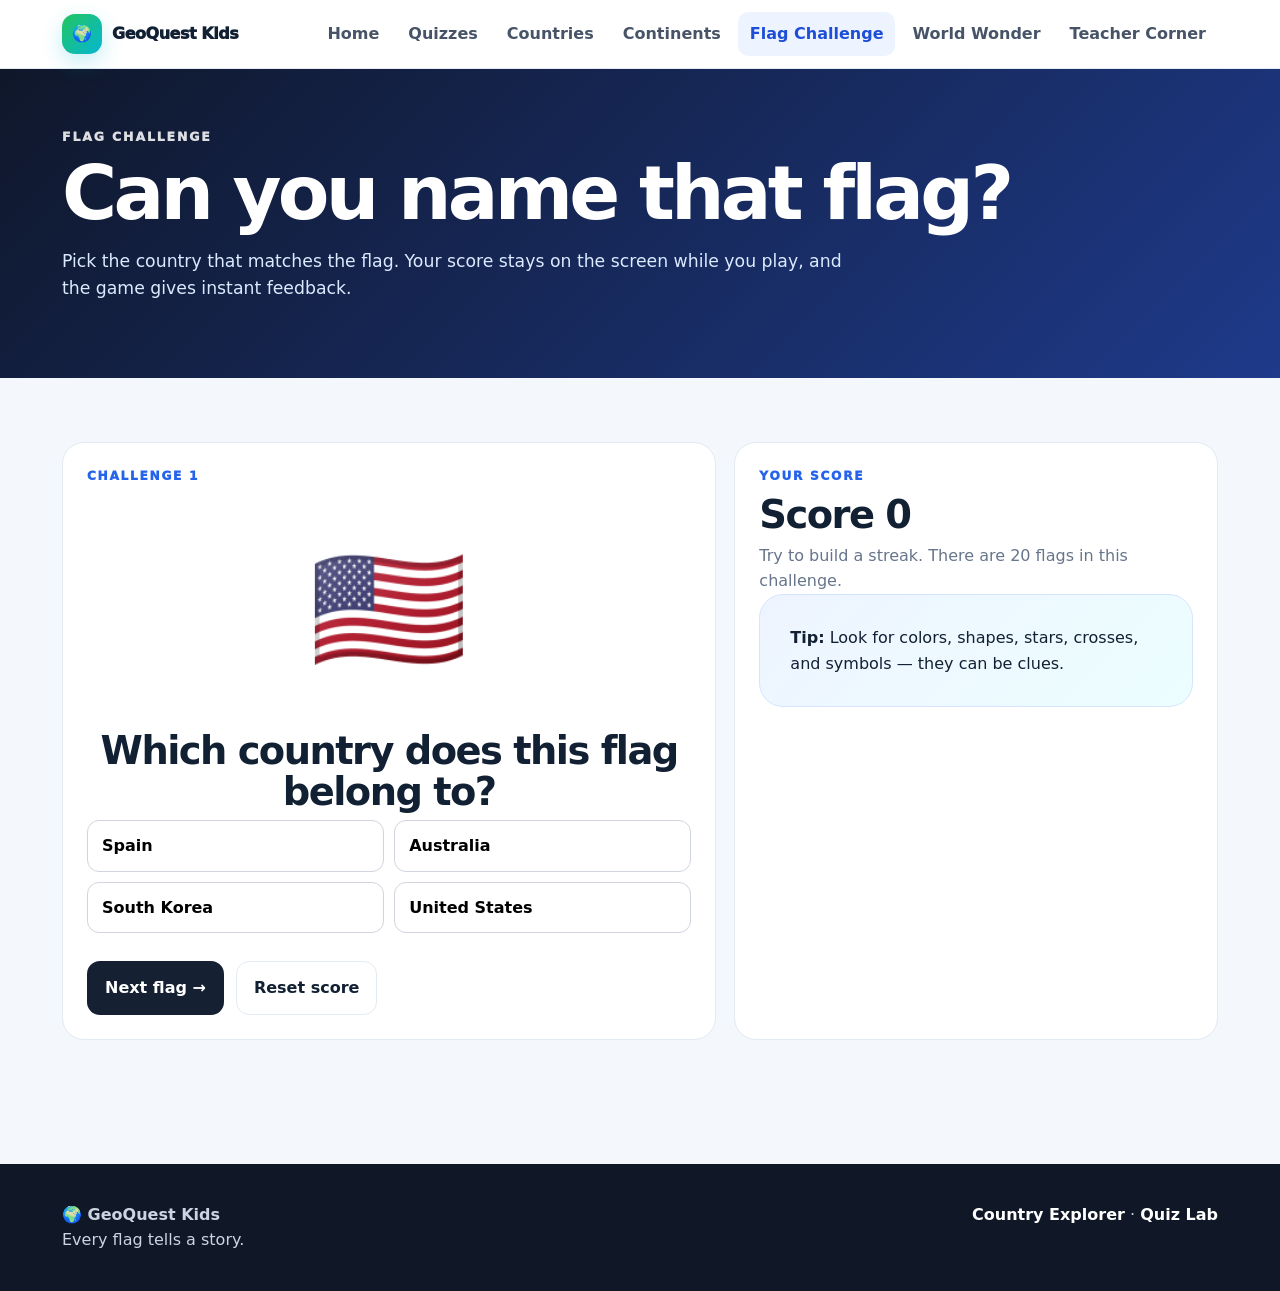
<file: flags.html>
<!doctype html>
<html lang="en"><head><meta charset="utf-8"><meta name="viewport" content="width=device-width,initial-scale=1"><title>Flag Challenge | GeoQuest Kids</title><link rel="stylesheet" href="styles.css"></head>
<body><header class="site-nav"><div class="nav-inner"><a class="brand" href="index.html"><span class="brand-mark">🌍</span><span>GeoQuest Kids</span></a><button class="menu-toggle" aria-label="Open menu">☰</button><nav class="nav-links"><a href="index.html">Home</a><a href="quiz.html">Quizzes</a><a href="countries.html">Countries</a><a href="continents.html">Continents</a><a class="active" href="flags.html">Flag Challenge</a><a href="facts.html">World Wonder</a><a href="teacher.html">Teacher Corner</a></nav></div></header>
<section class="page-hero"><div class="container"><div class="kicker">FLAG CHALLENGE</div><h1>Can you name that flag?</h1><p>Pick the country that matches the flag. Your score stays on the screen while you play, and the game gives instant feedback.</p></div></section>
<main class="container"><section class="section"><div id="flag-game" data-flags='[{"name":"United States","flag":"🇺🇸"},{"name":"United Kingdom","flag":"🇬🇧"},{"name":"France","flag":"🇫🇷"},{"name":"Germany","flag":"🇩🇪"},{"name":"Italy","flag":"🇮🇹"},{"name":"Spain","flag":"🇪🇸"},{"name":"Brazil","flag":"🇧🇷"},{"name":"Canada","flag":"🇨🇦"},{"name":"Mexico","flag":"🇲🇽"},{"name":"Japan","flag":"🇯🇵"},{"name":"China","flag":"🇨🇳"},{"name":"India","flag":"🇮🇳"},{"name":"Australia","flag":"🇦🇺"},{"name":"New Zealand","flag":"🇳🇿"},{"name":"South Africa","flag":"🇿🇦"},{"name":"Egypt","flag":"🇪🇬"},{"name":"Nigeria","flag":"🇳🇬"},{"name":"Kenya","flag":"🇰🇪"},{"name":"South Korea","flag":"🇰🇷"},{"name":"Greece","flag":"🇬🇷"}]'><div class="flag-stage"><div class="flag-card"><div class="eyebrow" id="flag-count">Challenge 1</div><div id="flag-emoji" class="flag-emoji">🏳️</div><h2 id="flag-prompt" style="text-align:center">Which country does this flag belong to?</h2><div id="flag-options" class="flag-options"></div><div class="actions"><button id="flag-next" class="btn btn-dark">Next flag →</button><button id="flag-reset" class="btn btn-outline">Reset score</button></div></div><aside class="side-card"><div class="eyebrow">YOUR SCORE</div><h2 id="flag-score">Score 0</h2><p class="section-lead">Try to build a streak. There are 20 flags in this challenge.</p><div class="callout"><strong>Tip:</strong> Look for colors, shapes, stars, crosses, and symbols — they can be clues.</div></aside></div></div></section></main>
<footer class="footer"><div class="footer-inner"><div><strong>🌍 GeoQuest Kids</strong><div>Every flag tells a story.</div></div><div><a href="countries.html">Country Explorer</a> · <a href="quiz.html">Quiz Lab</a></div></div></footer><script src="app.js"></script></body></html>
</file>
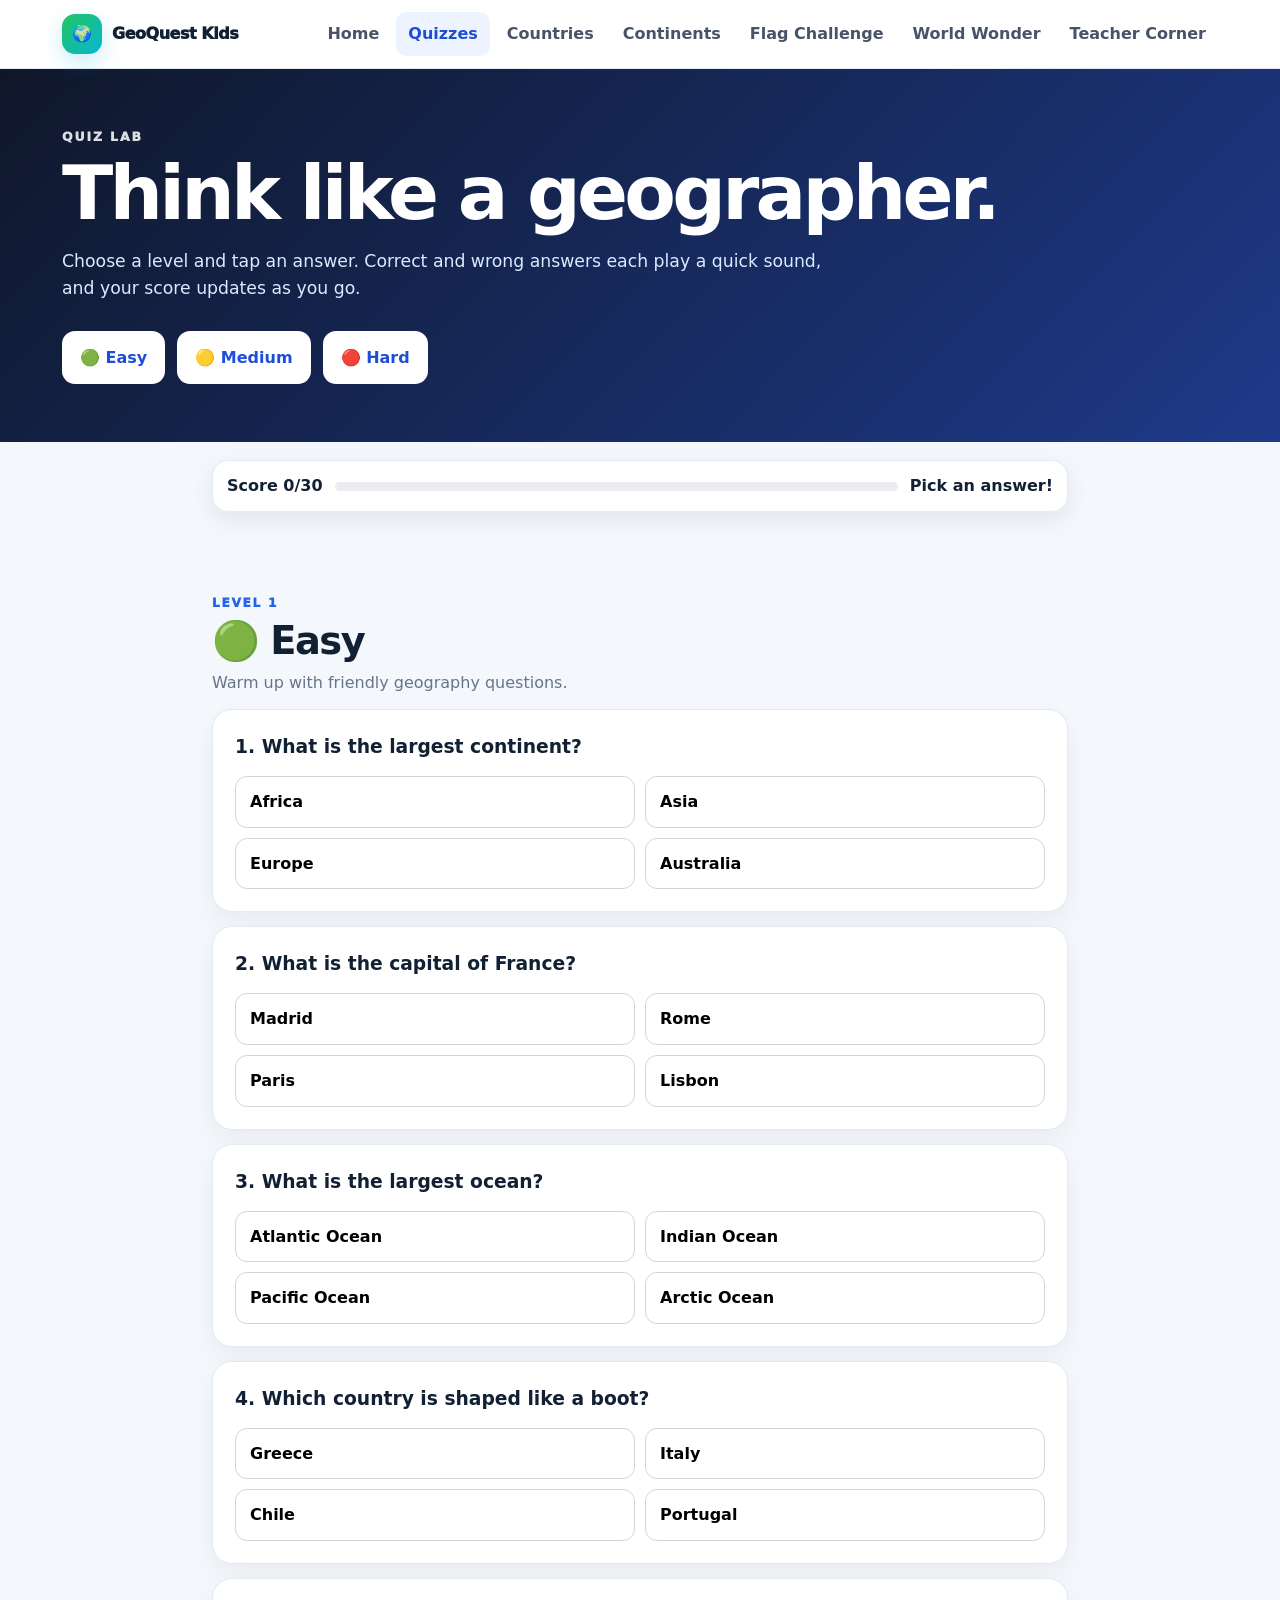
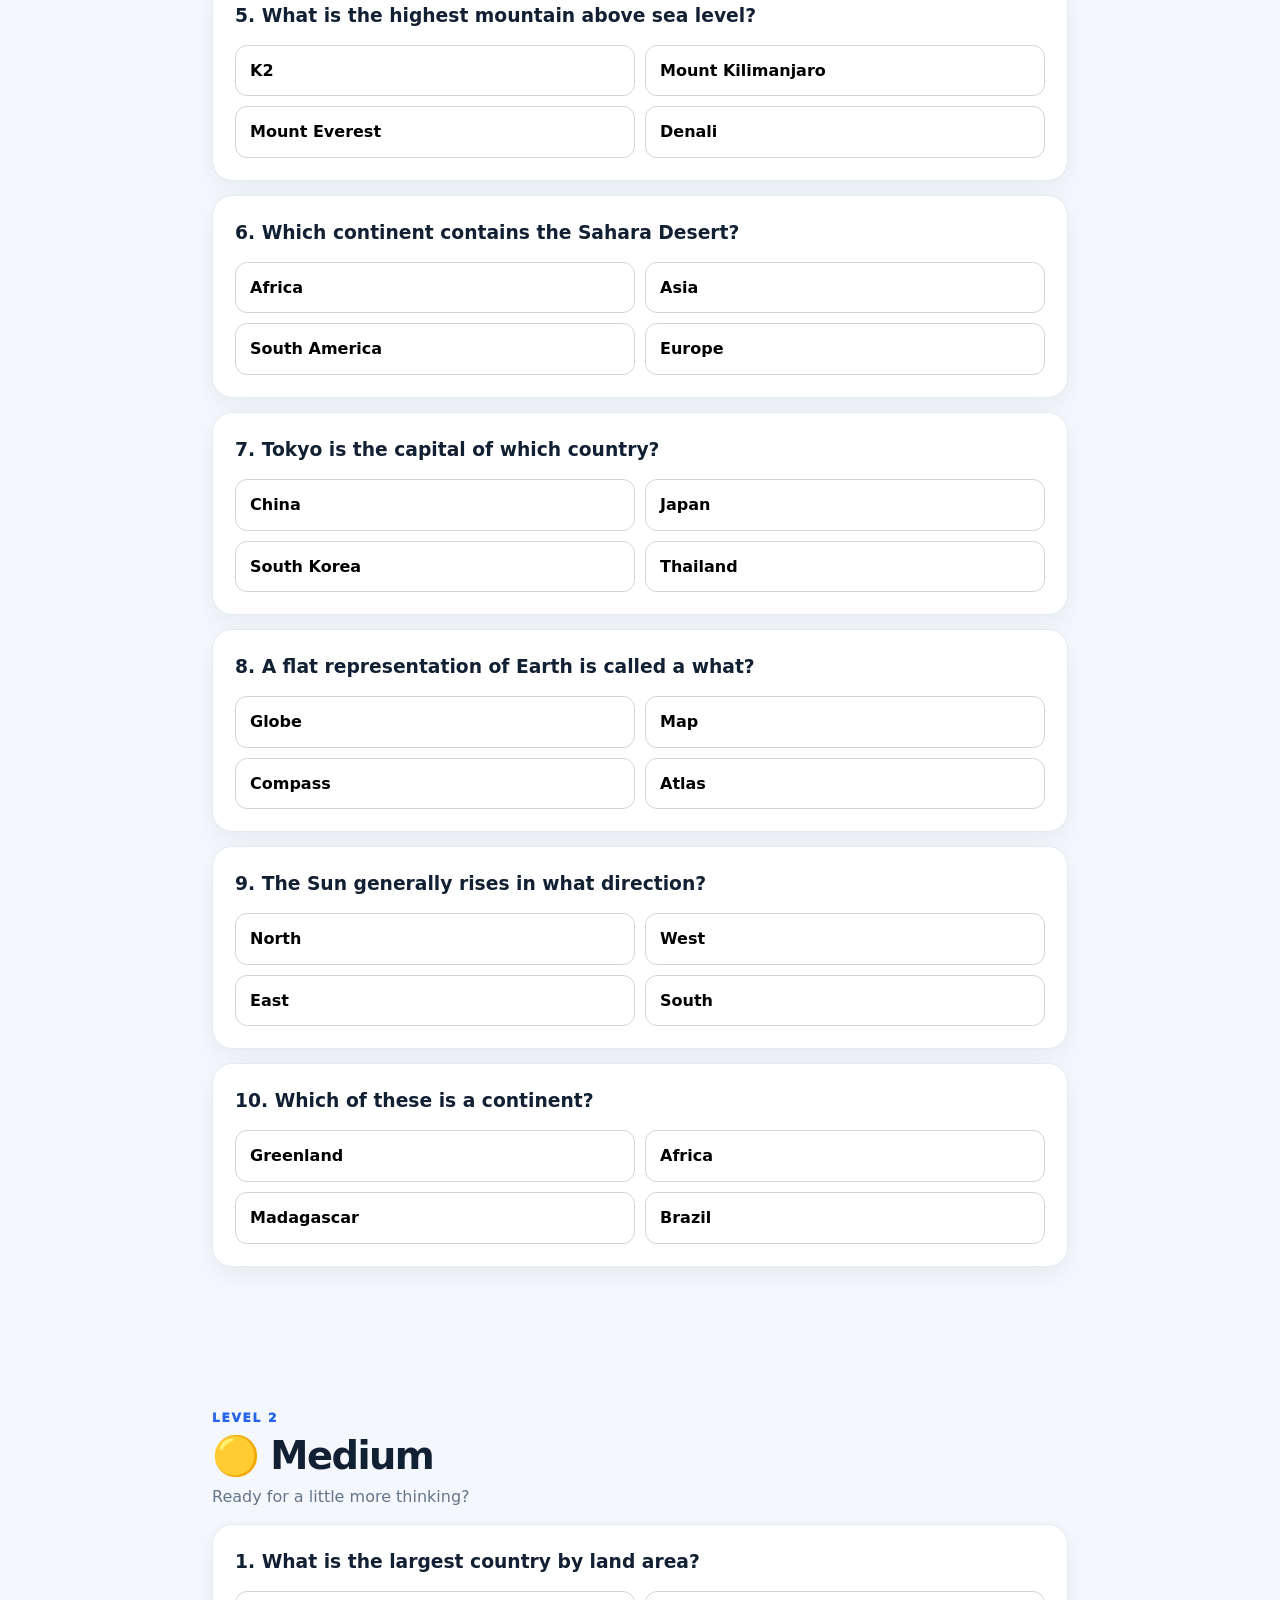
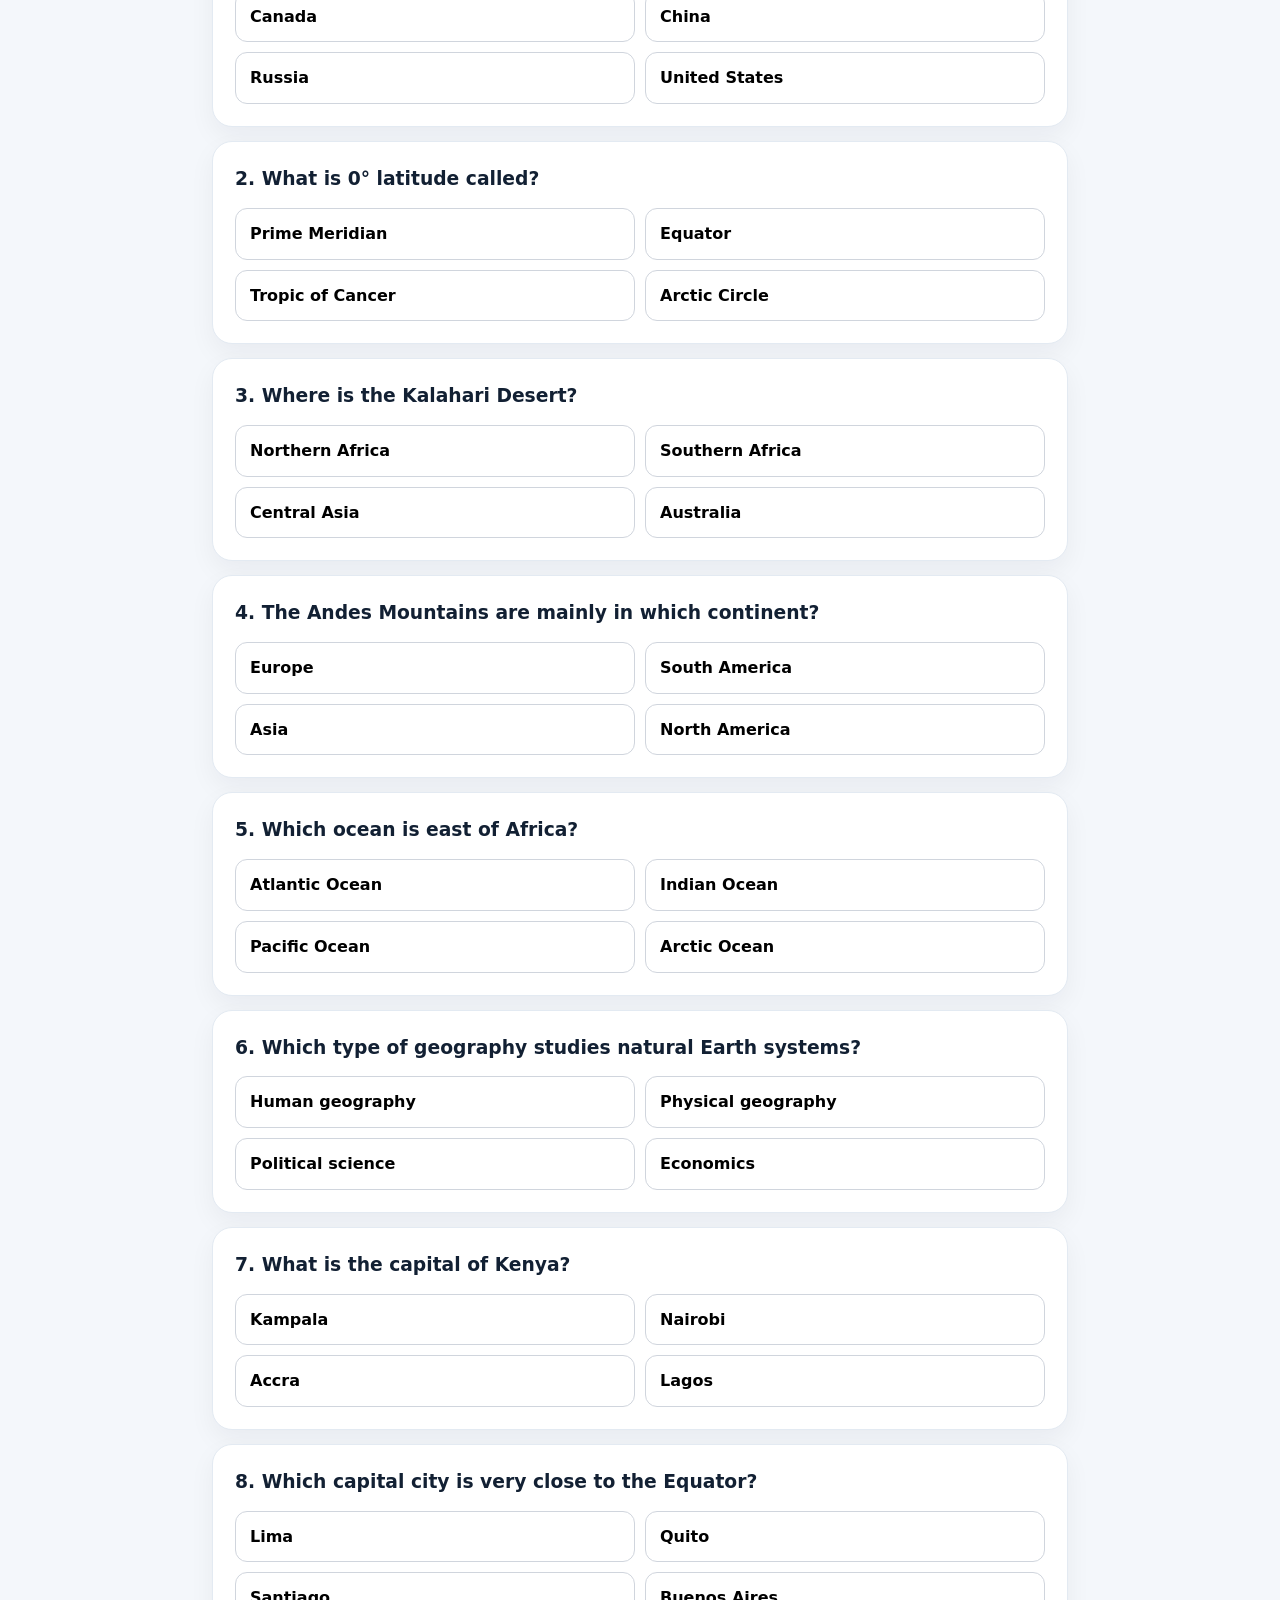
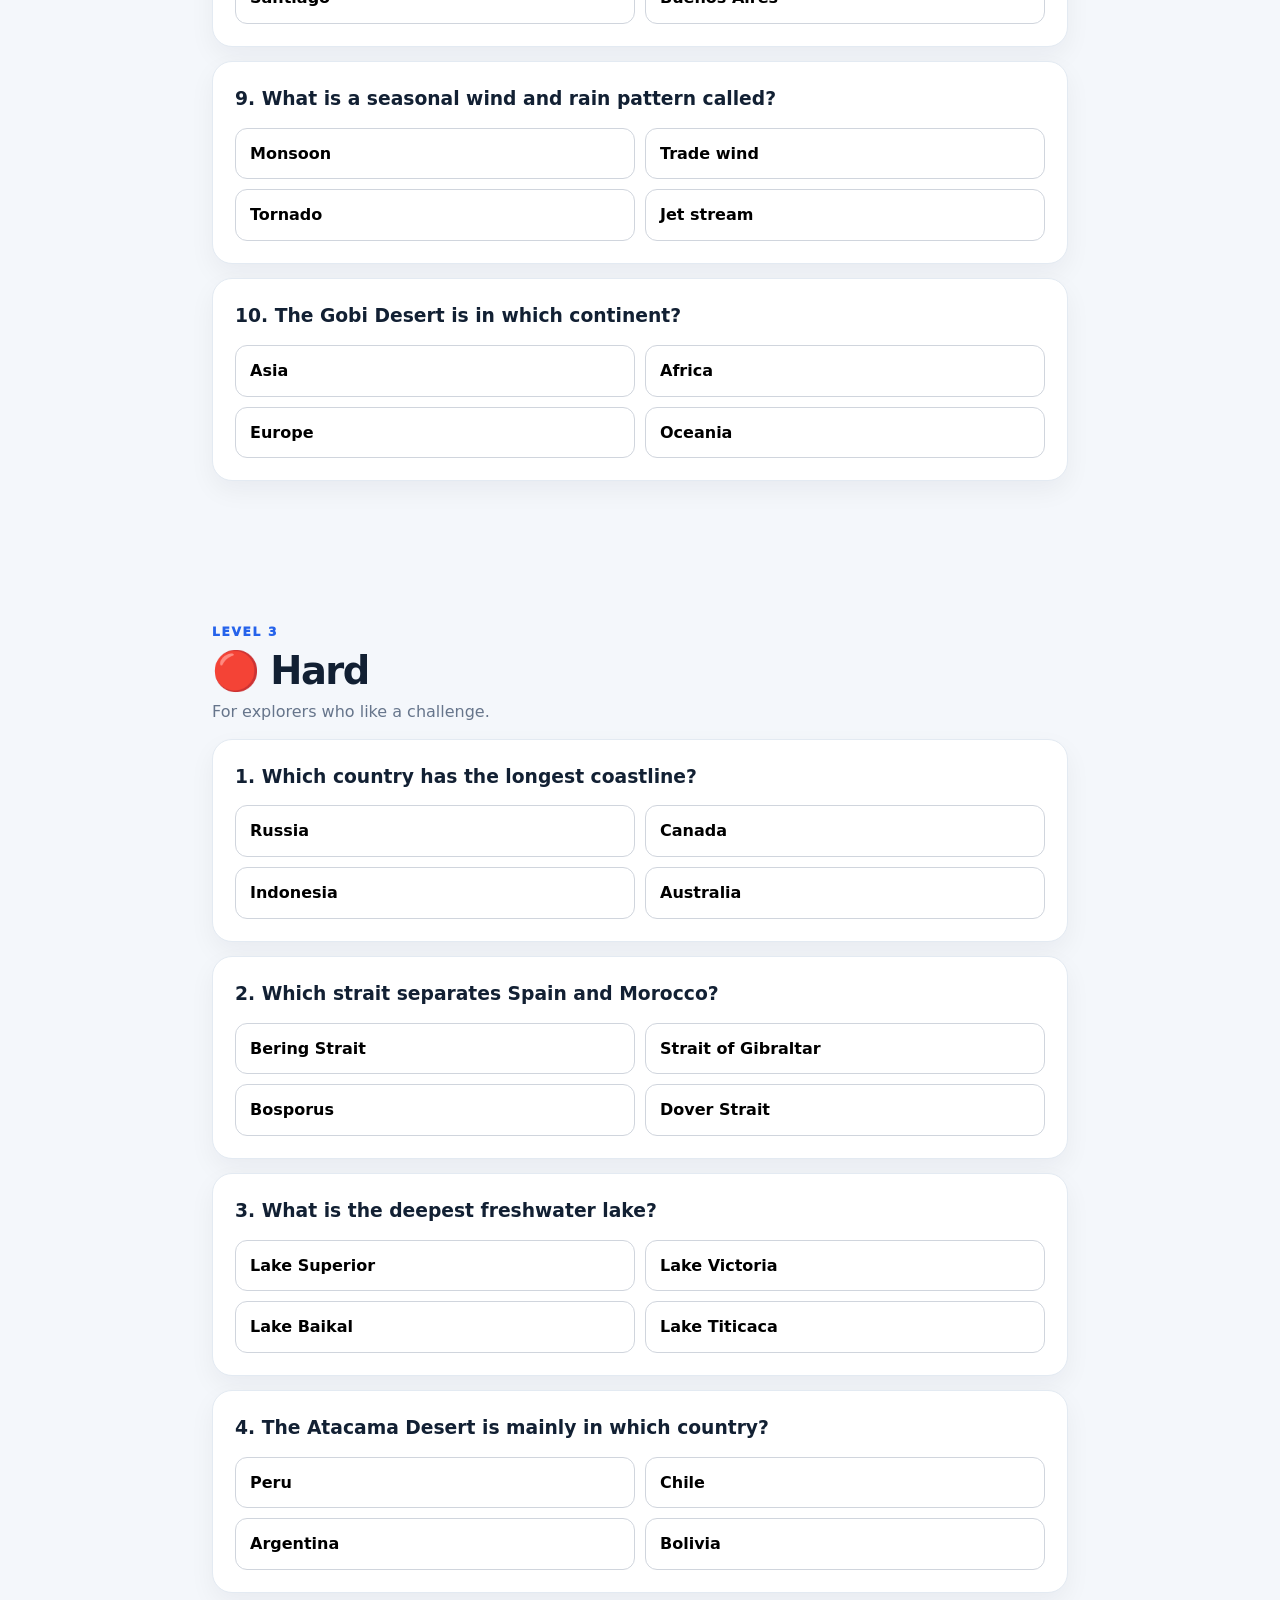
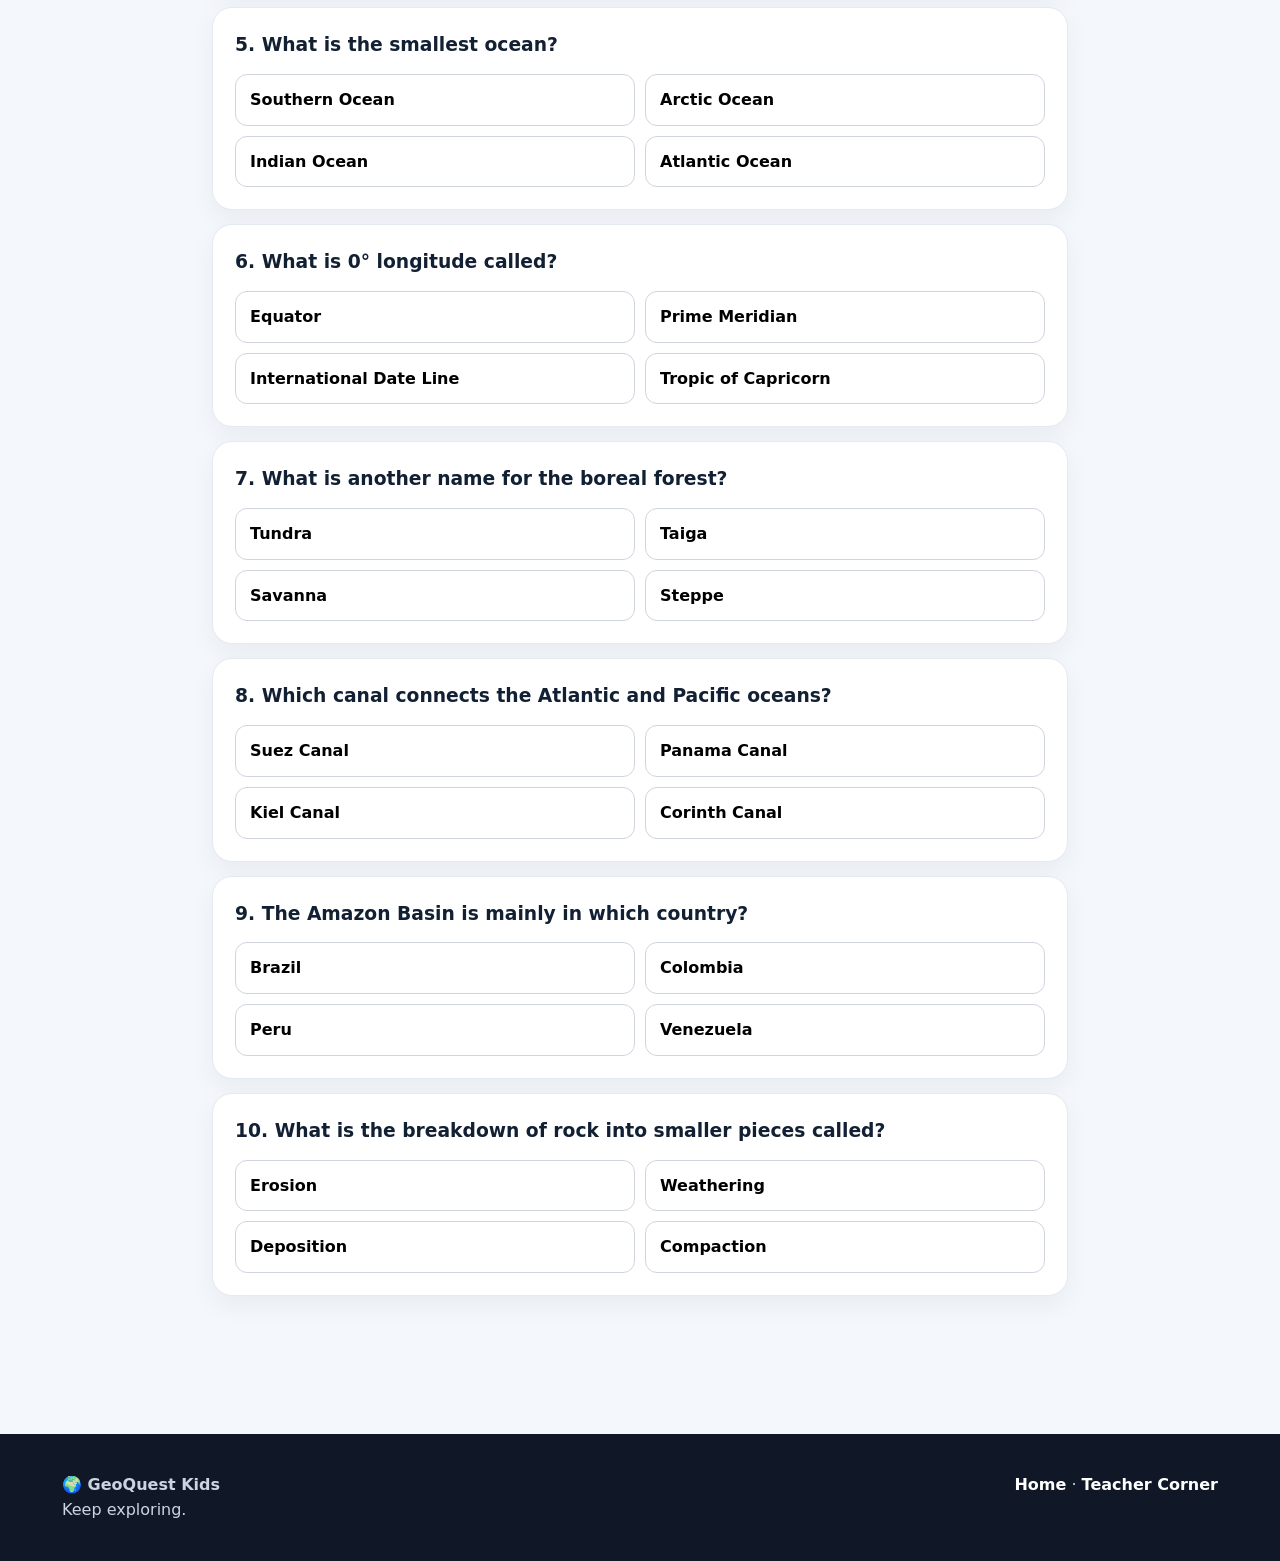
<file: quiz.html>
<!doctype html>
<html lang="en">
<head><meta charset="utf-8"><meta name="viewport" content="width=device-width,initial-scale=1"><title>Quiz Lab | GeoQuest Kids</title><link rel="stylesheet" href="styles.css"></head>
<body>
<header class="site-nav"><div class="nav-inner"><a class="brand" href="index.html"><span class="brand-mark">🌍</span><span>GeoQuest Kids</span></a><button class="menu-toggle" aria-label="Open menu">☰</button><nav class="nav-links"><a href="index.html">Home</a><a class="active" href="quiz.html">Quizzes</a><a href="countries.html">Countries</a><a href="continents.html">Continents</a><a href="flags.html">Flag Challenge</a><a href="facts.html">World Wonder</a><a href="teacher.html">Teacher Corner</a></nav></div></header>
<section class="page-hero"><div class="container"><div class="kicker">QUIZ LAB</div><h1>Think like a geographer.</h1><p>Choose a level and tap an answer. Correct and wrong answers each play a quick sound, and your score updates as you go.</p><div class="actions"><a class="btn btn-light" href="#easy">🟢 Easy</a><a class="btn btn-light" href="#medium">🟡 Medium</a><a class="btn btn-light" href="#hard">🔴 Hard</a></div></div></section>
<main class="container quiz-shell">
<div class="score-bar"><strong>Score <span id="score">0/10</span></strong><div class="progress"><span id="progress"></span></div><strong id="quiz-result">Pick an answer!</strong></div>
<section id="easy" class="section"><div class="eyebrow">LEVEL 1</div><h2>🟢 Easy</h2><p class="section-lead">Warm up with friendly geography questions.</p>
<div class="quiz-card" data-answer="Asia"><h3>1. What is the largest continent?</h3><div class="choices"><button class="choice" data-value="Africa">Africa</button><button class="choice" data-value="Asia">Asia</button><button class="choice" data-value="Europe">Europe</button><button class="choice" data-value="Australia">Australia</button></div><div class="answer-note hide"></div></div>
<div class="quiz-card" data-answer="Paris"><h3>2. What is the capital of France?</h3><div class="choices"><button class="choice" data-value="Madrid">Madrid</button><button class="choice" data-value="Rome">Rome</button><button class="choice" data-value="Paris">Paris</button><button class="choice" data-value="Lisbon">Lisbon</button></div><div class="answer-note hide"></div></div>
<div class="quiz-card" data-answer="Pacific Ocean"><h3>3. What is the largest ocean?</h3><div class="choices"><button class="choice" data-value="Atlantic Ocean">Atlantic Ocean</button><button class="choice" data-value="Indian Ocean">Indian Ocean</button><button class="choice" data-value="Pacific Ocean">Pacific Ocean</button><button class="choice" data-value="Arctic Ocean">Arctic Ocean</button></div><div class="answer-note hide"></div></div>
<div class="quiz-card" data-answer="Italy"><h3>4. Which country is shaped like a boot?</h3><div class="choices"><button class="choice" data-value="Greece">Greece</button><button class="choice" data-value="Italy">Italy</button><button class="choice" data-value="Chile">Chile</button><button class="choice" data-value="Portugal">Portugal</button></div><div class="answer-note hide"></div></div>
<div class="quiz-card" data-answer="Mount Everest"><h3>5. What is the highest mountain above sea level?</h3><div class="choices"><button class="choice" data-value="K2">K2</button><button class="choice" data-value="Mount Kilimanjaro">Mount Kilimanjaro</button><button class="choice" data-value="Mount Everest">Mount Everest</button><button class="choice" data-value="Denali">Denali</button></div><div class="answer-note hide"></div></div>
<div class="quiz-card" data-answer="Africa"><h3>6. Which continent contains the Sahara Desert?</h3><div class="choices"><button class="choice" data-value="Africa">Africa</button><button class="choice" data-value="Asia">Asia</button><button class="choice" data-value="South America">South America</button><button class="choice" data-value="Europe">Europe</button></div><div class="answer-note hide"></div></div>
<div class="quiz-card" data-answer="Japan"><h3>7. Tokyo is the capital of which country?</h3><div class="choices"><button class="choice" data-value="China">China</button><button class="choice" data-value="Japan">Japan</button><button class="choice" data-value="South Korea">South Korea</button><button class="choice" data-value="Thailand">Thailand</button></div><div class="answer-note hide"></div></div>
<div class="quiz-card" data-answer="Map"><h3>8. A flat representation of Earth is called a what?</h3><div class="choices"><button class="choice" data-value="Globe">Globe</button><button class="choice" data-value="Map">Map</button><button class="choice" data-value="Compass">Compass</button><button class="choice" data-value="Atlas">Atlas</button></div><div class="answer-note hide"></div></div>
<div class="quiz-card" data-answer="East"><h3>9. The Sun generally rises in what direction?</h3><div class="choices"><button class="choice" data-value="North">North</button><button class="choice" data-value="West">West</button><button class="choice" data-value="East">East</button><button class="choice" data-value="South">South</button></div><div class="answer-note hide"></div></div>
<div class="quiz-card" data-answer="Africa"><h3>10. Which of these is a continent?</h3><div class="choices"><button class="choice" data-value="Greenland">Greenland</button><button class="choice" data-value="Africa">Africa</button><button class="choice" data-value="Madagascar">Madagascar</button><button class="choice" data-value="Brazil">Brazil</button></div><div class="answer-note hide"></div></div></section>
<section id="medium" class="section"><div class="eyebrow">LEVEL 2</div><h2>🟡 Medium</h2><p class="section-lead">Ready for a little more thinking?</p>
<div class="quiz-card" data-answer="Russia"><h3>1. What is the largest country by land area?</h3><div class="choices"><button class="choice" data-value="Canada">Canada</button><button class="choice" data-value="China">China</button><button class="choice" data-value="Russia">Russia</button><button class="choice" data-value="United States">United States</button></div><div class="answer-note hide"></div></div>
<div class="quiz-card" data-answer="Equator"><h3>2. What is 0° latitude called?</h3><div class="choices"><button class="choice" data-value="Prime Meridian">Prime Meridian</button><button class="choice" data-value="Equator">Equator</button><button class="choice" data-value="Tropic of Cancer">Tropic of Cancer</button><button class="choice" data-value="Arctic Circle">Arctic Circle</button></div><div class="answer-note hide"></div></div>
<div class="quiz-card" data-answer="Southern Africa"><h3>3. Where is the Kalahari Desert?</h3><div class="choices"><button class="choice" data-value="Northern Africa">Northern Africa</button><button class="choice" data-value="Southern Africa">Southern Africa</button><button class="choice" data-value="Central Asia">Central Asia</button><button class="choice" data-value="Australia">Australia</button></div><div class="answer-note hide"></div></div>
<div class="quiz-card" data-answer="South America"><h3>4. The Andes Mountains are mainly in which continent?</h3><div class="choices"><button class="choice" data-value="Europe">Europe</button><button class="choice" data-value="South America">South America</button><button class="choice" data-value="Asia">Asia</button><button class="choice" data-value="North America">North America</button></div><div class="answer-note hide"></div></div>
<div class="quiz-card" data-answer="Indian Ocean"><h3>5. Which ocean is east of Africa?</h3><div class="choices"><button class="choice" data-value="Atlantic Ocean">Atlantic Ocean</button><button class="choice" data-value="Indian Ocean">Indian Ocean</button><button class="choice" data-value="Pacific Ocean">Pacific Ocean</button><button class="choice" data-value="Arctic Ocean">Arctic Ocean</button></div><div class="answer-note hide"></div></div>
<div class="quiz-card" data-answer="Physical geography"><h3>6. Which type of geography studies natural Earth systems?</h3><div class="choices"><button class="choice" data-value="Human geography">Human geography</button><button class="choice" data-value="Physical geography">Physical geography</button><button class="choice" data-value="Political science">Political science</button><button class="choice" data-value="Economics">Economics</button></div><div class="answer-note hide"></div></div>
<div class="quiz-card" data-answer="Nairobi"><h3>7. What is the capital of Kenya?</h3><div class="choices"><button class="choice" data-value="Kampala">Kampala</button><button class="choice" data-value="Nairobi">Nairobi</button><button class="choice" data-value="Accra">Accra</button><button class="choice" data-value="Lagos">Lagos</button></div><div class="answer-note hide"></div></div>
<div class="quiz-card" data-answer="Quito"><h3>8. Which capital city is very close to the Equator?</h3><div class="choices"><button class="choice" data-value="Lima">Lima</button><button class="choice" data-value="Quito">Quito</button><button class="choice" data-value="Santiago">Santiago</button><button class="choice" data-value="Buenos Aires">Buenos Aires</button></div><div class="answer-note hide"></div></div>
<div class="quiz-card" data-answer="Monsoon"><h3>9. What is a seasonal wind and rain pattern called?</h3><div class="choices"><button class="choice" data-value="Monsoon">Monsoon</button><button class="choice" data-value="Trade wind">Trade wind</button><button class="choice" data-value="Tornado">Tornado</button><button class="choice" data-value="Jet stream">Jet stream</button></div><div class="answer-note hide"></div></div>
<div class="quiz-card" data-answer="Asia"><h3>10. The Gobi Desert is in which continent?</h3><div class="choices"><button class="choice" data-value="Asia">Asia</button><button class="choice" data-value="Africa">Africa</button><button class="choice" data-value="Europe">Europe</button><button class="choice" data-value="Oceania">Oceania</button></div><div class="answer-note hide"></div></div></section>
<section id="hard" class="section"><div class="eyebrow">LEVEL 3</div><h2>🔴 Hard</h2><p class="section-lead">For explorers who like a challenge.</p>
<div class="quiz-card" data-answer="Canada"><h3>1. Which country has the longest coastline?</h3><div class="choices"><button class="choice" data-value="Russia">Russia</button><button class="choice" data-value="Canada">Canada</button><button class="choice" data-value="Indonesia">Indonesia</button><button class="choice" data-value="Australia">Australia</button></div><div class="answer-note hide"></div></div>
<div class="quiz-card" data-answer="Strait of Gibraltar"><h3>2. Which strait separates Spain and Morocco?</h3><div class="choices"><button class="choice" data-value="Bering Strait">Bering Strait</button><button class="choice" data-value="Strait of Gibraltar">Strait of Gibraltar</button><button class="choice" data-value="Bosporus">Bosporus</button><button class="choice" data-value="Dover Strait">Dover Strait</button></div><div class="answer-note hide"></div></div>
<div class="quiz-card" data-answer="Lake Baikal"><h3>3. What is the deepest freshwater lake?</h3><div class="choices"><button class="choice" data-value="Lake Superior">Lake Superior</button><button class="choice" data-value="Lake Victoria">Lake Victoria</button><button class="choice" data-value="Lake Baikal">Lake Baikal</button><button class="choice" data-value="Lake Titicaca">Lake Titicaca</button></div><div class="answer-note hide"></div></div>
<div class="quiz-card" data-answer="Chile"><h3>4. The Atacama Desert is mainly in which country?</h3><div class="choices"><button class="choice" data-value="Peru">Peru</button><button class="choice" data-value="Chile">Chile</button><button class="choice" data-value="Argentina">Argentina</button><button class="choice" data-value="Bolivia">Bolivia</button></div><div class="answer-note hide"></div></div>
<div class="quiz-card" data-answer="Arctic Ocean"><h3>5. What is the smallest ocean?</h3><div class="choices"><button class="choice" data-value="Southern Ocean">Southern Ocean</button><button class="choice" data-value="Arctic Ocean">Arctic Ocean</button><button class="choice" data-value="Indian Ocean">Indian Ocean</button><button class="choice" data-value="Atlantic Ocean">Atlantic Ocean</button></div><div class="answer-note hide"></div></div>
<div class="quiz-card" data-answer="Prime Meridian"><h3>6. What is 0° longitude called?</h3><div class="choices"><button class="choice" data-value="Equator">Equator</button><button class="choice" data-value="Prime Meridian">Prime Meridian</button><button class="choice" data-value="International Date Line">International Date Line</button><button class="choice" data-value="Tropic of Capricorn">Tropic of Capricorn</button></div><div class="answer-note hide"></div></div>
<div class="quiz-card" data-answer="Taiga"><h3>7. What is another name for the boreal forest?</h3><div class="choices"><button class="choice" data-value="Tundra">Tundra</button><button class="choice" data-value="Taiga">Taiga</button><button class="choice" data-value="Savanna">Savanna</button><button class="choice" data-value="Steppe">Steppe</button></div><div class="answer-note hide"></div></div>
<div class="quiz-card" data-answer="Panama Canal"><h3>8. Which canal connects the Atlantic and Pacific oceans?</h3><div class="choices"><button class="choice" data-value="Suez Canal">Suez Canal</button><button class="choice" data-value="Panama Canal">Panama Canal</button><button class="choice" data-value="Kiel Canal">Kiel Canal</button><button class="choice" data-value="Corinth Canal">Corinth Canal</button></div><div class="answer-note hide"></div></div>
<div class="quiz-card" data-answer="Brazil"><h3>9. The Amazon Basin is mainly in which country?</h3><div class="choices"><button class="choice" data-value="Brazil">Brazil</button><button class="choice" data-value="Colombia">Colombia</button><button class="choice" data-value="Peru">Peru</button><button class="choice" data-value="Venezuela">Venezuela</button></div><div class="answer-note hide"></div></div>
<div class="quiz-card" data-answer="Weathering"><h3>10. What is the breakdown of rock into smaller pieces called?</h3><div class="choices"><button class="choice" data-value="Erosion">Erosion</button><button class="choice" data-value="Weathering">Weathering</button><button class="choice" data-value="Deposition">Deposition</button><button class="choice" data-value="Compaction">Compaction</button></div><div class="answer-note hide"></div></div></section>
</main><footer class="footer"><div class="footer-inner"><div><strong>🌍 GeoQuest Kids</strong><div>Keep exploring.</div></div><div><a href="index.html">Home</a> · <a href="teacher.html">Teacher Corner</a></div></div></footer><script src="app.js"></script></body></html>
</file>
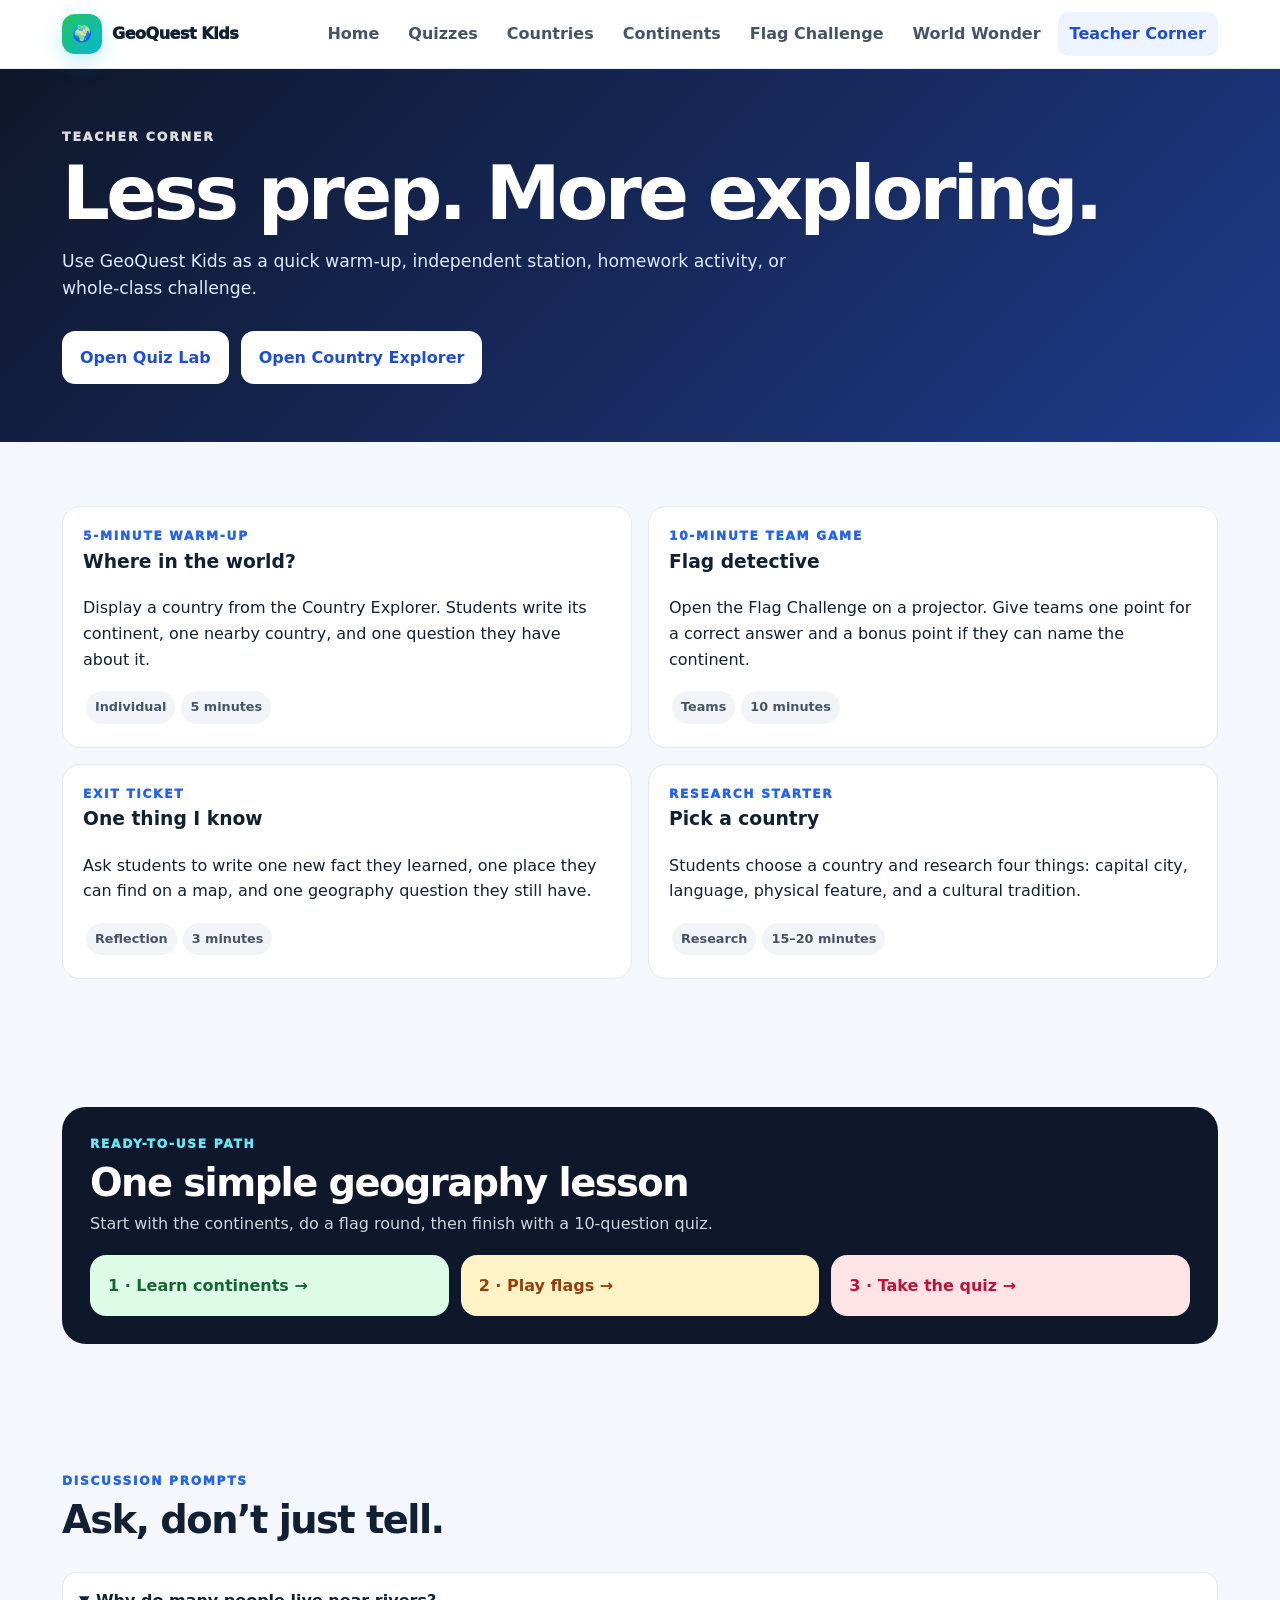
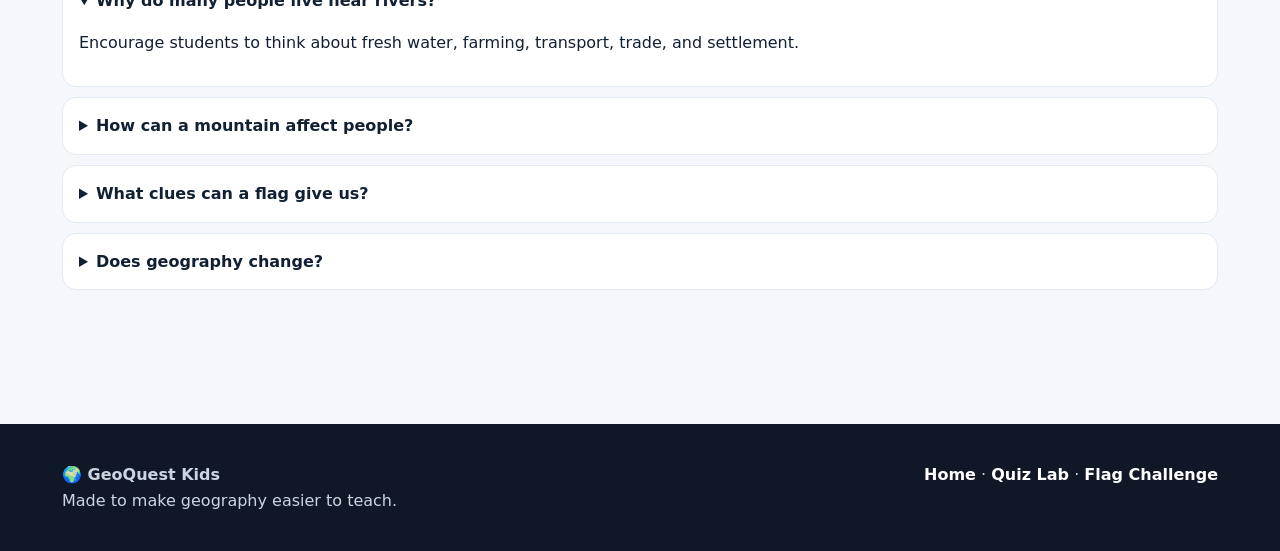
<file: teacher.html>
<!doctype html>
<html lang="en"><head><meta charset="utf-8"><meta name="viewport" content="width=device-width,initial-scale=1"><title>Teacher Corner | GeoQuest Kids</title><link rel="stylesheet" href="styles.css"></head>
<body><header class="site-nav"><div class="nav-inner"><a class="brand" href="index.html"><span class="brand-mark">🌍</span><span>GeoQuest Kids</span></a><button class="menu-toggle" aria-label="Open menu">☰</button><nav class="nav-links"><a href="index.html">Home</a><a href="quiz.html">Quizzes</a><a href="countries.html">Countries</a><a href="continents.html">Continents</a><a href="flags.html">Flag Challenge</a><a href="facts.html">World Wonder</a><a class="active" href="teacher.html">Teacher Corner</a></nav></div></header>
<section class="page-hero"><div class="container"><div class="kicker">TEACHER CORNER</div><h1>Less prep. More exploring.</h1><p>Use GeoQuest Kids as a quick warm-up, independent station, homework activity, or whole-class challenge.</p><div class="actions"><a class="btn btn-light" href="quiz.html">Open Quiz Lab</a><a class="btn btn-light" href="countries.html">Open Country Explorer</a></div></div></section>
<main class="container"><section class="section"><div class="teacher-grid"><article class="resource"><div class="eyebrow">5-MINUTE WARM-UP</div><h3>Where in the world?</h3><p>Display a country from the Country Explorer. Students write its continent, one nearby country, and one question they have about it.</p><span class="tag">Individual</span><span class="tag">5 minutes</span></article><article class="resource"><div class="eyebrow">10-MINUTE TEAM GAME</div><h3>Flag detective</h3><p>Open the Flag Challenge on a projector. Give teams one point for a correct answer and a bonus point if they can name the continent.</p><span class="tag">Teams</span><span class="tag">10 minutes</span></article><article class="resource"><div class="eyebrow">EXIT TICKET</div><h3>One thing I know</h3><p>Ask students to write one new fact they learned, one place they can find on a map, and one geography question they still have.</p><span class="tag">Reflection</span><span class="tag">3 minutes</span></article><article class="resource"><div class="eyebrow">RESEARCH STARTER</div><h3>Pick a country</h3><p>Students choose a country and research four things: capital city, language, physical feature, and a cultural tradition.</p><span class="tag">Research</span><span class="tag">15–20 minutes</span></article></div></section>
<section class="section"><div class="dark-panel"><div class="eyebrow" style="color:#67e8f9">READY-TO-USE PATH</div><h2>One simple geography lesson</h2><p class="section-lead">Start with the continents, do a flag round, then finish with a 10-question quiz.</p><div class="levels"><a class="level-card level-easy" href="continents.html">1 · Learn continents →</a><a class="level-card level-medium" href="flags.html">2 · Play flags →</a><a class="level-card level-hard" href="quiz.html">3 · Take the quiz →</a></div></div></section>
<section class="section"><div class="section-head"><div><div class="eyebrow">DISCUSSION PROMPTS</div><h2>Ask, don’t just tell.</h2></div></div><div class="details-list"><details open><summary>Why do many people live near rivers?</summary><p>Encourage students to think about fresh water, farming, transport, trade, and settlement.</p></details><details><summary>How can a mountain affect people?</summary><p>Discuss climate, transport, farming, tourism, and how mountains can separate regions.</p></details><details><summary>What clues can a flag give us?</summary><p>Look for colors, stars, crosses, plants, animals, symbols, or patterns connected to history and identity.</p></details><details><summary>Does geography change?</summary><p>Compare changing coastlines, rivers, cities, glaciers, and landforms with permanent geographic features.</p></details></div></section></main>
<footer class="footer"><div class="footer-inner"><div><strong>🌍 GeoQuest Kids</strong><div>Made to make geography easier to teach.</div></div><div><a href="index.html">Home</a> · <a href="quiz.html">Quiz Lab</a> · <a href="flags.html">Flag Challenge</a></div></div></footer><script src="app.js"></script></body></html>
</file>
<file: styles.css>
:root{--ink:#122033;--muted:#66758b;--paper:#fff;--bg:#f4f7fb;--line:#e3eaf2;--blue:#2563eb;--cyan:#06b6d4;--green:#16a34a;--yellow:#f59e0b;--pink:#ec4899;--purple:#7c3aed;--navy:#0f172a;--shadow:0 18px 50px rgba(15,23,42,.08)}*{box-sizing:border-box}html{scroll-behavior:smooth}body{margin:0;font-family:Inter,ui-sans-serif,system-ui,-apple-system,BlinkMacSystemFont,"Segoe UI",sans-serif;background:var(--bg);color:var(--ink);line-height:1.6}a{color:inherit}button,input,select{font:inherit}.site-nav{position:sticky;top:0;z-index:50;background:rgba(255,255,255,.96);backdrop-filter:blur(16px);border-bottom:1px solid var(--line)}.nav-inner{max-width:1200px;margin:auto;padding:12px 22px;display:flex;align-items:center;gap:22px}.brand{display:flex;align-items:center;gap:10px;text-decoration:none;font-weight:950;letter-spacing:-.03em;white-space:nowrap}.brand-mark{width:40px;height:40px;display:grid;place-items:center;border-radius:13px;background:linear-gradient(135deg,#22c55e,#06b6d4);box-shadow:0 8px 22px rgba(6,182,212,.23)}.nav-links{display:flex;gap:5px;flex-wrap:wrap;align-items:center;justify-content:flex-end;flex:1}.nav-links a{padding:9px 12px;border-radius:10px;text-decoration:none;font-weight:850;color:#475467}.nav-links a:hover,.nav-links a.active{background:#eef4ff;color:#1d4ed8}.menu-toggle{display:none;border:1px solid #dbe5f2;background:#fff;border-radius:10px;padding:9px 11px;cursor:pointer}.container{max-width:1200px;margin:auto;padding:0 22px}.hero{position:relative;overflow:hidden;background:radial-gradient(circle at 76% 22%,rgba(255,255,255,.2),transparent 23%),radial-gradient(circle at 95% 85%,rgba(255,255,255,.12),transparent 28%),linear-gradient(135deg,#075985 0%,#2563eb 46%,#6d28d9 100%);color:#fff}.hero:before{content:"";position:absolute;width:520px;height:520px;border:1px solid rgba(255,255,255,.12);border-radius:50%;right:-170px;top:-180px;box-shadow:0 0 0 46px rgba(255,255,255,.04),0 0 0 92px rgba(255,255,255,.025)}.hero-inner{position:relative;z-index:1;max-width:1200px;margin:auto;padding:88px 22px 90px;display:grid;grid-template-columns:1.05fr .95fr;gap:54px;align-items:center;min-height:600px}.kicker{font-size:.78rem;font-weight:950;letter-spacing:.15em;text-transform:uppercase;opacity:.86}.hero h1{font-size:clamp(3.2rem,7vw,6.5rem);line-height:.92;letter-spacing:-.065em;max-width:760px;margin:14px 0 20px}.hero p{font-size:1.18rem;max-width:720px;color:rgba(255,255,255,.9);margin:0}.actions{display:flex;gap:12px;flex-wrap:wrap;margin-top:28px}.btn{display:inline-flex;align-items:center;justify-content:center;gap:8px;padding:13px 17px;border-radius:13px;border:1px solid transparent;text-decoration:none;font-weight:900;cursor:pointer;transition:transform .15s ease,box-shadow .15s ease,background .15s ease}.btn:hover{transform:translateY(-2px);box-shadow:0 12px 28px rgba(16,24,40,.14)}.btn-light{background:#fff;color:#1d4ed8}.btn-dark{background:#162033;color:#fff}.btn-outline{background:#fff;border-color:var(--line);color:var(--ink)}.hero-panel{position:relative;background:rgba(255,255,255,.12);border:1px solid rgba(255,255,255,.22);border-radius:30px;padding:18px;box-shadow:0 28px 70px rgba(15,23,42,.22);backdrop-filter:blur(14px)}.hero-panel-top{display:flex;align-items:center;justify-content:space-between;padding:6px 5px 16px}.hero-panel-title{font-weight:950}.mini-pill{display:inline-flex;align-items:center;gap:6px;background:rgba(255,255,255,.15);padding:6px 9px;border-radius:999px;font-size:.78rem;font-weight:850}.world-card{border-radius:24px;background:#fff;color:var(--ink);padding:22px;overflow:hidden}.world-sky{height:180px;border-radius:18px;background:radial-gradient(circle at 30% 35%,#dbeafe 0 7%,transparent 8%),radial-gradient(circle at 74% 48%,#cffafe 0 8%,transparent 9%),linear-gradient(135deg,#eff6ff,#ecfeff);position:relative;display:grid;place-items:center}.world-sky:before{content:"🌎";font-size:7rem;filter:drop-shadow(0 18px 18px rgba(37,99,235,.18))}.route{position:absolute;left:12%;right:12%;top:50%;height:2px;background:linear-gradient(90deg,transparent,#60a5fa,#22c55e,#60a5fa,transparent);transform:rotate(-7deg)}.world-card h3{font-size:1.45rem;margin:18px 0 4px}.world-card p{margin:0;color:var(--muted)}.mission-grid{display:grid;grid-template-columns:1fr 1fr;gap:10px;margin-top:16px}.mission{border:1px solid var(--line);border-radius:14px;padding:12px}.mission strong{display:block;font-size:.9rem}.mission span{display:block;color:var(--muted);font-size:.78rem;margin-top:3px}.section{padding:64px 0}.section-head{display:flex;align-items:end;justify-content:space-between;gap:18px;margin-bottom:24px}.section h2{font-size:clamp(2rem,3vw,2.8rem);line-height:1.05;letter-spacing:-.04em;margin:8px 0}.section-lead{max-width:760px;color:var(--muted);margin:0}.eyebrow{font-size:.76rem;font-weight:950;letter-spacing:.14em;color:var(--blue);text-transform:uppercase}.grid{display:grid;grid-template-columns:repeat(12,1fr);gap:16px}.card{grid-column:span 4;background:var(--paper);border:1px solid var(--line);border-radius:22px;padding:23px;box-shadow:var(--shadow);transition:transform .16s ease,box-shadow .16s ease,border-color .16s ease}.card:hover{transform:translateY(-4px);box-shadow:0 24px 54px rgba(15,23,42,.11);border-color:#cfe0f5}.card-link{text-decoration:none}.card-icon{width:52px;height:52px;display:grid;place-items:center;border-radius:15px;background:#f3f7ff;font-size:1.8rem}.card h3{margin:15px 0 6px;font-size:1.25rem}.card p{margin:0;color:var(--muted)}.mission-cards{display:grid;grid-template-columns:1.2fr .8fr .8fr;gap:16px}.mission-card{border-radius:22px;padding:24px;color:#fff;min-height:210px;display:flex;flex-direction:column;justify-content:space-between}.mission-card.blue{background:linear-gradient(135deg,#1d4ed8,#3b82f6)}.mission-card.green{background:linear-gradient(135deg,#047857,#10b981)}.mission-card.orange{background:linear-gradient(135deg,#c2410c,#f59e0b)}.mission-card .big{font-size:3rem;line-height:1}.mission-card h3{font-size:1.35rem;margin:14px 0 5px}.mission-card p{margin:0;color:rgba(255,255,255,.86)}.stat-row{display:grid;grid-template-columns:repeat(4,1fr);gap:12px}.stat{background:#fff;border:1px solid var(--line);border-radius:17px;padding:19px}.stat strong{display:block;font-size:2rem;line-height:1}.stat span{display:block;color:var(--muted);margin-top:7px;font-size:.9rem}.callout{background:linear-gradient(135deg,#eef4ff,#ecfeff);border:1px solid #d6e5ff;border-radius:24px;padding:30px}.callout-row{display:flex;justify-content:space-between;align-items:center;gap:24px}.dark-panel{background:var(--navy);color:#fff;border-radius:24px;padding:28px}.dark-panel .section-lead{color:#cbd5e1}.levels{display:grid;grid-template-columns:repeat(3,1fr);gap:12px;margin-top:18px}.level-card{display:block;text-decoration:none;border-radius:16px;padding:18px;font-weight:900}.level-easy{background:#dcfce7;color:#166534}.level-medium{background:#fef3c7;color:#92400e}.level-hard{background:#ffe4e6;color:#be123c}.page-hero{background:linear-gradient(135deg,#0f172a,#1e3a8a);color:#fff;padding:58px 0}.page-hero h1{font-size:clamp(2.5rem,6vw,4.7rem);line-height:.98;letter-spacing:-.05em;margin:10px 0}.page-hero p{max-width:780px;color:#dbeafe;font-size:1.08rem}.toolbar{display:flex;gap:10px;flex-wrap:wrap;align-items:center;margin:20px 0}.input,.select{width:100%;max-width:420px;padding:12px 14px;border:1px solid var(--line);background:#fff;border-radius:12px;outline:none}.input:focus,.select:focus{border-color:#93c5fd;box-shadow:0 0 0 4px #dbeafe}.country-grid{display:grid;grid-template-columns:repeat(3,1fr);gap:12px}.country{background:#fff;border:1px solid var(--line);border-radius:15px;padding:14px 16px}.country b{display:block}.country span{font-size:.86rem;color:var(--muted)}.quiz-shell{max-width:900px}.quiz-card{background:#fff;border:1px solid var(--line);border-radius:20px;padding:22px;margin:14px 0;box-shadow:0 10px 26px rgba(16,24,40,.05)}.quiz-card h3{margin:0 0 14px}.choices{display:grid;grid-template-columns:repeat(2,1fr);gap:10px}.choice{border:1px solid #d0d5dd;background:#fff;border-radius:12px;padding:12px 14px;text-align:left;font-weight:800;cursor:pointer}.choice:hover{border-color:#93c5fd;background:#eff6ff}.choice.correct{background:#dcfce7;border-color:#86efac;color:#166534}.choice.wrong{background:#ffe4e6;border-color:#fda4af;color:#9f1239}.answer-note{margin-top:12px;padding:10px 12px;border-radius:10px;background:#f8fafc;color:#475467;font-size:.93rem}.score-bar{position:sticky;top:71px;z-index:20;background:rgba(255,255,255,.96);backdrop-filter:blur(10px);border:1px solid var(--line);border-radius:16px;padding:12px 14px;margin:18px 0;display:flex;justify-content:space-between;gap:12px;align-items:center;box-shadow:0 8px 24px rgba(16,24,40,.08)}.progress{height:9px;background:#eaecf0;border-radius:999px;overflow:hidden;flex:1}.progress>span{display:block;height:100%;width:0;background:linear-gradient(90deg,#22c55e,#06b6d4);transition:width .25s}.flag-stage{display:grid;grid-template-columns:1.15fr .85fr;gap:18px;align-items:stretch}.flag-card,.side-card{background:#fff;border:1px solid var(--line);border-radius:22px;padding:24px}.flag-emoji{font-size:clamp(5rem,12vw,8rem);text-align:center;margin:20px 0}.flag-options{display:grid;grid-template-columns:repeat(2,1fr);gap:10px}.fact-card{background:#fff;border:1px solid var(--line);border-radius:18px;padding:20px}.fact-number{font-weight:950;color:var(--purple);font-size:.82rem}.fact-card h3{margin:5px 0}.fact-card p{margin:0;color:var(--muted)}.details-list details{background:#fff;border:1px solid var(--line);border-radius:14px;padding:15px 16px;margin:10px 0}.details-list summary{font-weight:900;cursor:pointer}.teacher-grid{display:grid;grid-template-columns:1fr 1fr;gap:16px}.resource{background:#fff;border:1px solid var(--line);border-radius:18px;padding:20px}.resource h3{margin-top:0}.tag{display:inline-flex;padding:6px 9px;border-radius:999px;background:#f2f4f7;color:#475467;font-size:.8rem;font-weight:800;margin:3px}.footer{margin-top:60px;background:#101828;color:#cbd5e1}.footer-inner{max-width:1200px;margin:auto;padding:38px 22px;display:flex;justify-content:space-between;gap:18px;flex-wrap:wrap}.footer a{text-decoration:none;color:#fff;font-weight:800}.toast{position:fixed;right:18px;bottom:18px;z-index:100;background:#101828;color:#fff;border-radius:12px;padding:12px 15px;box-shadow:0 18px 42px rgba(16,24,40,.22);opacity:0;transform:translateY(10px);pointer-events:none;transition:.2s}.toast.show{opacity:1;transform:none}.hide{display:none!important}@media(max-width:980px){.hero-inner{grid-template-columns:1fr}.hero-panel{max-width:680px}.card{grid-column:span 6}.mission-cards{grid-template-columns:1fr 1fr}.mission-cards .mission-card:first-child{grid-column:span 2}.country-grid{grid-template-columns:repeat(2,1fr)}.flag-stage,.teacher-grid{grid-template-columns:1fr}.stat-row{grid-template-columns:repeat(2,1fr)}}@media(max-width:720px){.menu-toggle{display:block;margin-left:auto}.nav-links{display:none;flex-direction:column;align-items:stretch;padding:8px 0 2px}.nav-links.open{display:flex}.nav-inner{flex-wrap:wrap}.nav-links a{text-align:center}.card{grid-column:span 12}.mission-cards,.mission-cards .mission-card:first-child{grid-template-columns:1fr;grid-column:auto}.levels{grid-template-columns:1fr}.choices,.flag-options{grid-template-columns:1fr}.country-grid{grid-template-columns:1fr}.hero-inner{padding-top:58px;padding-bottom:70px}.hero h1{font-size:clamp(3rem,16vw,5rem)}.score-bar{top:58px}.callout-row{flex-direction:column;align-items:flex-start}}
</file>
